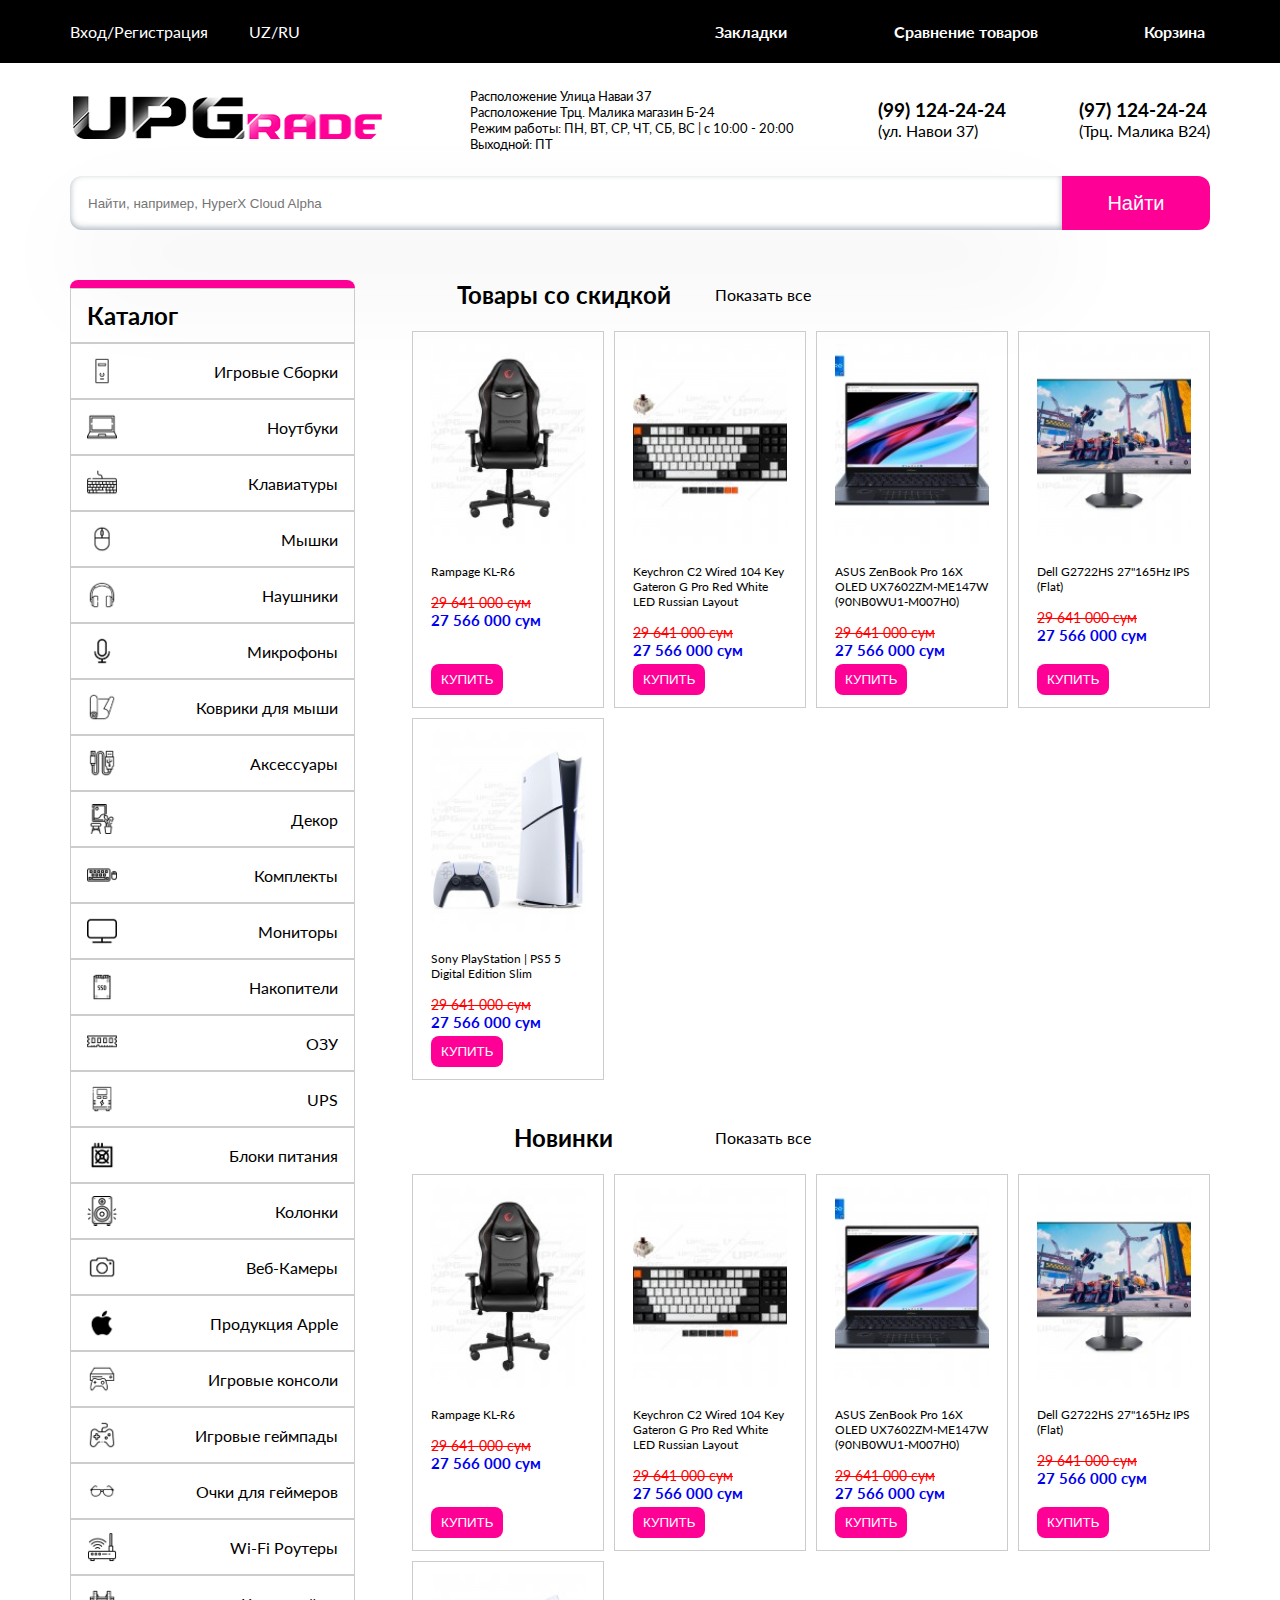
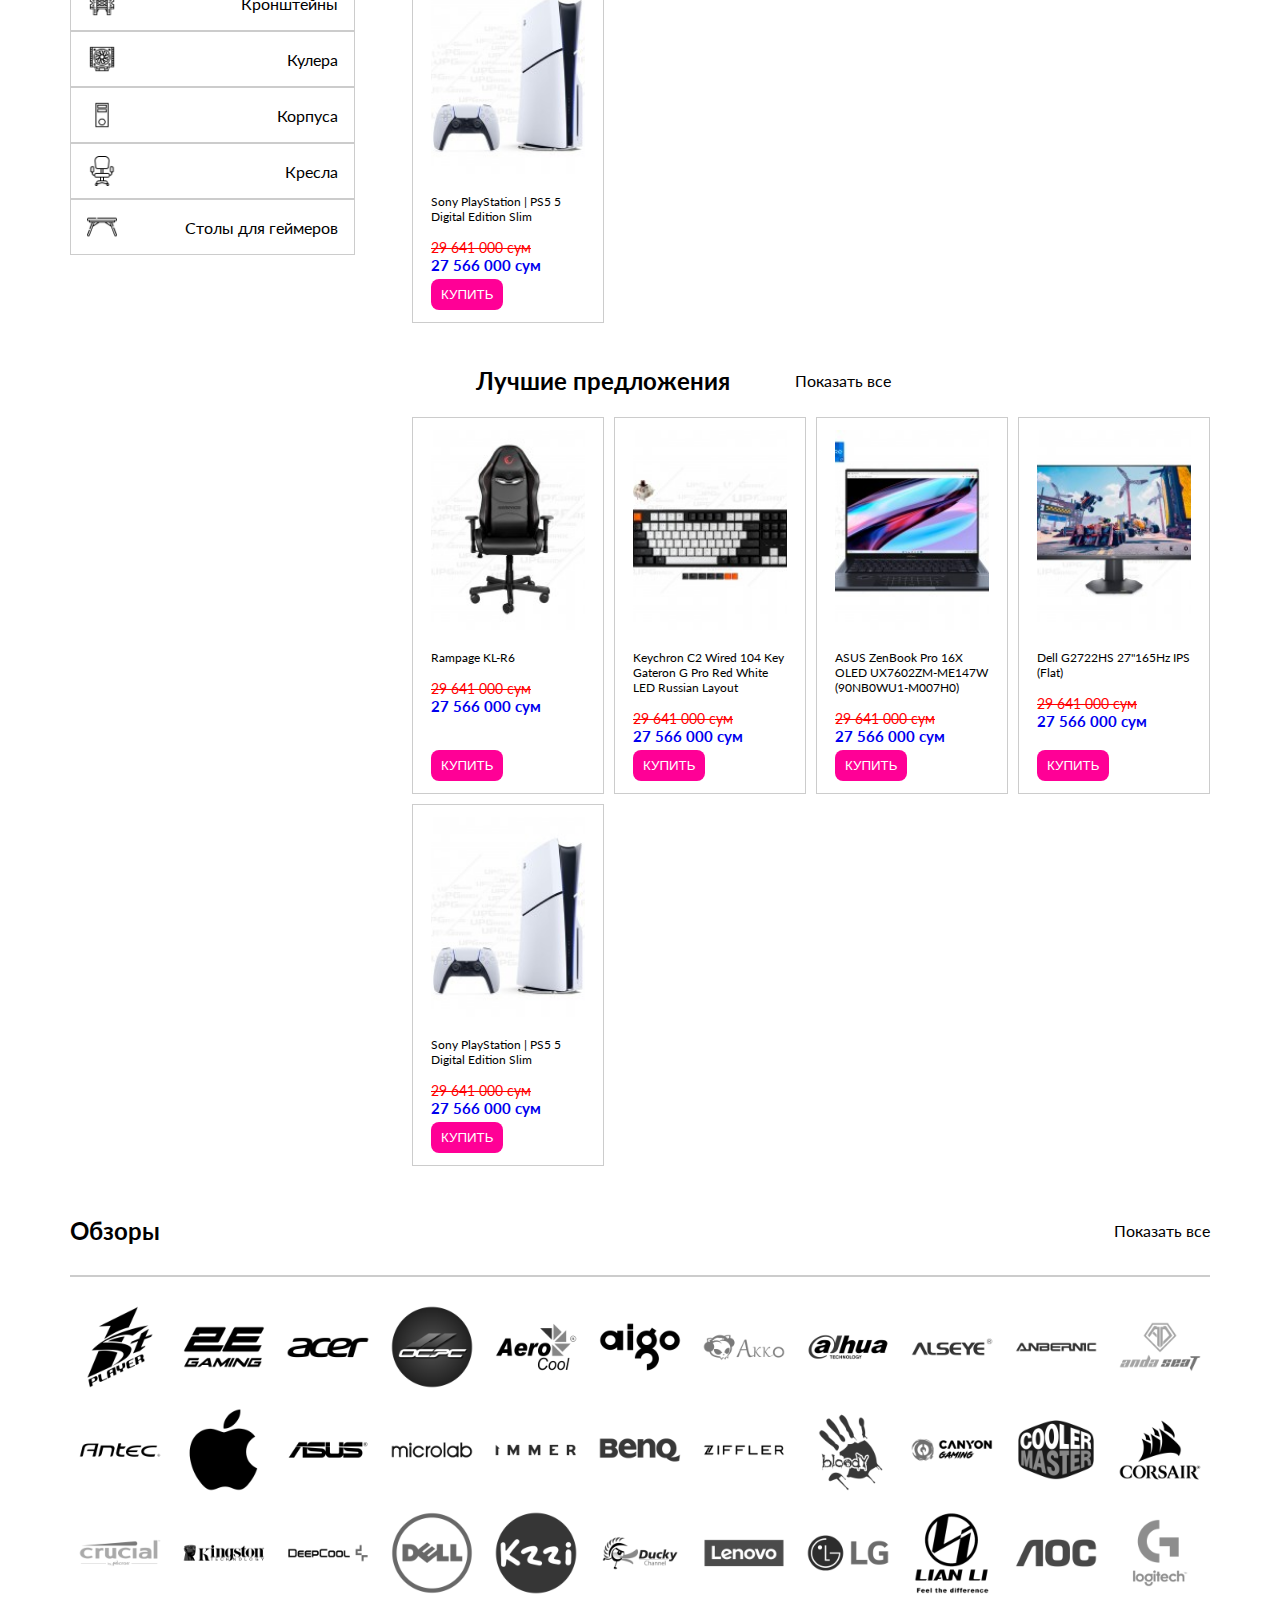
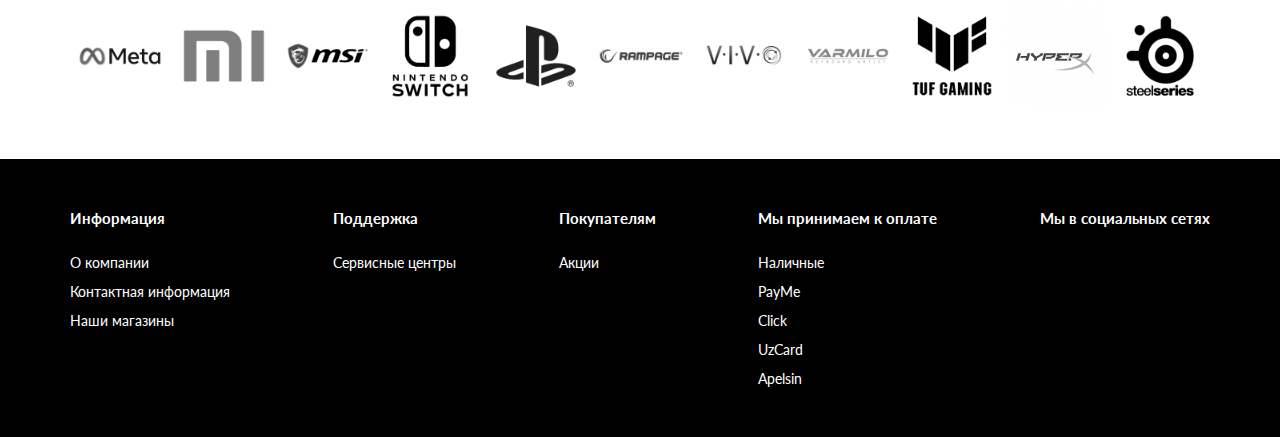
<file: index.html>
<!DOCTYPE html>
<html lang="en">
  <head>
    <meta charset="UTF-8" />
    <meta name="viewport" content="width=device-width, initial-scale=1.0" />
    <title>UPG | Home</title>
    <link
      rel="stylesheet"
      href="https://cdnjs.cloudflare.com/ajax/libs/font-awesome/6.5.1/css/all.min.css"
      integrity="sha512-DTOQO9RWCH3ppGqcWaEA1BIZOC6xxalwEsw9c2QQeAIftl+Vegovlnee1c9QX4TctnWMn13TZye+giMm8e2LwA=="
      crossorigin="anonymous"
      referrerpolicy="no-referrer"
    />
    <link
      rel="shortcut icon"
      href="images/site_tab_img.jpg"
      type="image/jpeg"
    />
    <link rel="stylesheet" href="style/root.css" />
    <link rel="stylesheet" href="style/shared.css" />
    <link rel="stylesheet" href="style/main.css" />
  </head>
  <body>
    <header>
      <!-- /* Site Upper side start */ -->
      <div class="container upper-header">
        <div class="login-reg">
          <a href="#">Вход/Pегистрация</a>
          <a href="#">UZ/RU</a>
        </div>
        <div class="order-side">
          <a href="#">
            <i class="fa-regular fa-heart"></i>
            <h4>Закладки</h4>
            <p class="added">0</p>
          </a>
          <a href="#">
            <i class="fa-solid fa-list"></i>
            <h4>Сравнение товаров</h4>
            <p class="added">0</p>
          </a>
          <a href="#">
            <i class="fa-solid fa-cart-shopping"></i>
            <h4>Корзина</h4>
            <p class="added">0</p>
          </a>
        </div>
      </div>
      <!-- /* Site Upper side end */ -->
    </header>
    <!-- Site Main header start -->
    <div class="container main-header">
      <div class="site-logo">
        <img
          width="315"
          height="70"
          src="images/site_logo.png"
          alt="This is for site logo"
        />
      </div>
      <div class="location">
        <i class="fa-solid fa-location-dot"></i>
        <a href="#">
          Расположение Улица Наваи 37 <br />
          Расположение Трц. Малика магазин Б-24 <br />
          Режим работы: ПН, ВТ, СР, ЧТ, СБ, ВС | с 10:00 - 20:00 <br />
          Выходной: ПТ
        </a>
      </div>
      <div class="phone-number">
        <i class="fa-solid fa-phone"></i>
        <span class="numbers">
          <span>
            <h3>(99) 124-24-24</h3>
            <p>(ул. Навои 37)</p>
          </span>
          <span>
            <h3>(97) 124-24-24</h3>
            <p>(Трц. Малика B24)</p>
          </span>
        </span>
      </div>
    </div>
    <div class="container">
      <div class="search-side">
        <input type="text" placeholder="Найти, например, HyperX Cloud Alpha" />
        <button class="site-btn">Найти</button>
      </div>
    </div>

    <!-- Site Main header end -->
    <main>
      <div class="container main-container-of-main">
        <div class="katalog">
          <h2>Каталог</h2>
          <a href="pages/Sborka.html">
            <img width="30" src="images/Category_images/Sborka.png" alt="" />
            Игровые Сборки
          </a>
          <a href="pages/laptop.html">
            <img
              width="30"
              src="images/Category_images/Laptops.png"
              alt="Laptops"
            />
            Ноутбуки
          </a>
          <a href="#">
            <img
              width="30"
              src="images/Category_images/keyboards.png"
              alt="keyboards"
            />
            Клавиатуры
          </a>
          <a href="">
            <img
              width="30"
              src="images/Category_images/Mouse.png"
              alt="Mouse"
            />

            Мышки
          </a>
          <a href="">
            <img
              width="30"
              src="images/Category_images/HeadPhones.png"
              alt="Headphones"
            />
            Наушники
          </a>
          <a href="">
            <img
              width="30"
              src="images/Category_images/MicroPhones.png"
              alt="MicroPhones"
            />
            Микрофоны
          </a>
          <a href="">
            <img
              width="30"
              src="images/Category_images/MousePads.jpg"
              alt="MousePads"
            />
            Коврики для мыши
          </a>
          <a href="">
            <img
              width="30"
              src="images/Category_images/accosories.png"
              alt="accosories"
            />

            Аксессуары
          </a>
          <a href="">
            <img
              width="30"
              src="images/Category_images/Decors.png"
              alt="Decors"
            />
            Декор
          </a>
          <a href="">
            <img width="30" src="images/Category_images/Kits.png" alt="Kits" />
            Комплекты
          </a>
          <a href="">
            <img
              width="30"
              src="images/Category_images/Monitors.png"
              alt="Monitors"
            />
            Мониторы
          </a>
          <a href="">
            <img width="30" src="images/Category_images/SSd.png" alt="SSd" />
            Накопители
          </a>
          <a href="">
            <img width="30" src="images/Category_images/RAM.png" alt="RAM" />
            ОЗУ
          </a>
          <a href="">
            <img width="30" src="images/Category_images/UPS.png" alt="UPS" />
            UPS
          </a>
          <a href="">
            <img
              width="30"
              src="images/Category_images/PowerSupplies.png"
              alt="PowerSupplies"
            />
            Блоки питания
          </a>
          <a href="">
            <img
              width="30"
              src="images/Category_images/Columns.png"
              alt="Columns"
            />
            Колонки
          </a>
          <a href="">
            <img
              width="30"
              src="images/Category_images/WebCams.png"
              alt="WebCams"
            />
            Веб-Камеры
          </a>
          <a href="">
            <img
              width="30"
              src="images/Category_images/AppleProducts.png"
              alt="AppleProducts"
            />
            Продукция Apple
          </a>
          <a href="">
            <img
              width="30"
              src="images/Category_images/GameConsoles.png"
              alt="GameConsoles"
            />
            Игровые консоли
          </a>
          <a href="">
            <img
              width="30"
              src="images/Category_images/GamePads.png"
              alt="GamePads"
            />
            Игровые геймпады
          </a>
          <a href="">
            <img
              width="30"
              src="images/Category_images/Glass.png"
              alt="Glass"
            />
            Очки для геймеров
          </a>
          <a href="">
            <img
              width="30"
              src="images/Category_images/wifi-routers.png"
              alt="wifi-routers"
            />
            Wi-Fi Роутеры
          </a>
          <a href="">
            <img
              width="30"
              src="images/Category_images/Brackets.png"
              alt="Brackets"
            />
            Кронштейны
          </a>
          <a href="">
            <img
              width="30"
              src="images/Category_images/Cooler.png"
              alt="Cooler"
            />
            Кулера
          </a>
          <a href="">
            <img width="30" src="images/Category_images/Case.png" alt="Case" />
            Корпуса
          </a>
          <a href="">
            <img
              width="30"
              src="images/Category_images/ArmChairs.png"
              alt="ArmChairs"
            />
            Кресла
          </a>
          <a href="">
            <img
              width="30"
              src="images/Category_images/GameTables.png"
              alt="GameTables"
            />
            Столы для геймеров
          </a>
        </div>
        <div class="main-side">
          <div class="discount-side">
            <div class="title-of-discount">
              <i class="fa-solid fa-tags"></i>
              <h2>Товары со скидкой</h2>
              <a href="#">Показать все</a>
            </div>
            <div class="paged-discount">
              <a href="#"><i class="fa-solid fa-angle-left"></i></a>
              <a href="#"><i class="fa-solid fa-angle-right"></i></a>
            </div>
          </div>
          <div class="diskount-items">
            <a class="discount-item" href="#">
              <img src="images/Product_images/armchair.jpg" alt="armchair" />
              <p>Rampage KL-R6</p>
              <span>
                <i class="fa-solid fa-star"></i>
                <i class="fa-solid fa-star"></i>
                <i class="fa-solid fa-star"></i>
                <i class="fa-solid fa-star"></i>
                <i class="fa-solid fa-star"></i>
              </span>
              <s>29 641 000 сум</s>
              <h2>27 566 000 сум</h2>
              <div class="services">
                <button class="main-btn">КУПИТЬ</button>
                <i class="fa-solid fa-list"></i>
              </div>
            </a>
            <a class="discount-item" href="#">
              <img src="images/Product_images/keyboard.jpg" alt="armchair" />
              <p>
                Keychron C2 Wired 104 Key Gateron G Pro Red White LED Russian
                Layout
              </p>
              <span>
                <i class="fa-solid fa-star"></i>
                <i class="fa-solid fa-star"></i>
                <i class="fa-solid fa-star"></i>
                <i class="fa-solid fa-star"></i>
                <i class="fa-solid fa-star"></i>
              </span>
              <s>29 641 000 сум</s>
              <h2>27 566 000 сум</h2>
              <div class="services">
                <button class="main-btn">КУПИТЬ</button>
                <i class="fa-solid fa-list"></i>
              </div>
            </a>
            <a class="discount-item" href="#">
              <img src="images/Product_images/Laptop.jpg" alt="armchair" />
              <p>ASUS ZenBook Pro 16X OLED UX7602ZM-ME147W (90NB0WU1-M007H0)</p>
              <span>
                <i class="fa-solid fa-star"></i>
                <i class="fa-solid fa-star"></i>
                <i class="fa-solid fa-star"></i>
                <i class="fa-solid fa-star"></i>
                <i class="fa-solid fa-star"></i>
              </span>
              <s>29 641 000 сум</s>
              <h2>27 566 000 сум</h2>
              <div class="services">
                <button class="main-btn">КУПИТЬ</button>
                <i class="fa-solid fa-list"></i>
              </div>
            </a>
            <a class="discount-item" href="#">
              <img src="images/Product_images/monitor.jpg" alt="armchair" />
              <p>Dell G2722HS 27''165Hz IPS (Flat)</p>
              <span>
                <i class="fa-solid fa-star"></i>
                <i class="fa-solid fa-star"></i>
                <i class="fa-solid fa-star"></i>
                <i class="fa-solid fa-star"></i>
                <i class="fa-solid fa-star"></i>
              </span>
              <s>29 641 000 сум</s>
              <h2>27 566 000 сум</h2>
              <div class="services">
                <button class="main-btn">КУПИТЬ</button>
                <i class="fa-solid fa-list"></i>
              </div>
            </a>
            <a class="discount-item" href="#">
              <img
                src="images/Product_images/playstation 5.jpg"
                alt="armchair"
              />
              <p>Sony PlayStation | PS5 5 Digital Edition Slim</p>
              <span>
                <i class="fa-solid fa-star"></i>
                <i class="fa-solid fa-star"></i>
                <i class="fa-solid fa-star"></i>
                <i class="fa-solid fa-star"></i>
                <i class="fa-solid fa-star"></i>
              </span>
              <s>29 641 000 сум</s>
              <h2>27 566 000 сум</h2>
              <div class="services">
                <button class="main-btn">КУПИТЬ</button>
                <i class="fa-solid fa-list"></i>
              </div>
            </a>
          </div>
          <div class="new-side">
            <div class="title-of-new">
              <i class="fa-solid fa-calendar-check"></i>
              <h2>Новинки</h2>
              <a href="#">Показать все</a>
            </div>
            <div class="paged-discount">
              <a href="#"><i class="fa-solid fa-angle-left"></i></a>
              <a href="#"><i class="fa-solid fa-angle-right"></i></a>
            </div>
          </div>
          <div class="new-items diskount-items">
            <a class="discount-item" href="#">
              <img src="images/Product_images/armchair.jpg" alt="armchair" />
              <p>Rampage KL-R6</p>
              <span>
                <i class="fa-solid fa-star"></i>
                <i class="fa-solid fa-star"></i>
                <i class="fa-solid fa-star"></i>
                <i class="fa-solid fa-star"></i>
                <i class="fa-solid fa-star"></i>
              </span>
              <s>29 641 000 сум</s>
              <h2>27 566 000 сум</h2>
              <div class="services">
                <button class="main-btn">КУПИТЬ</button>
                <i class="fa-solid fa-list"></i>
              </div>
            </a>
            <a class="discount-item" href="#">
              <img src="images/Product_images/keyboard.jpg" alt="armchair" />
              <p>
                Keychron C2 Wired 104 Key Gateron G Pro Red White LED Russian
                Layout
              </p>
              <span>
                <i class="fa-solid fa-star"></i>
                <i class="fa-solid fa-star"></i>
                <i class="fa-solid fa-star"></i>
                <i class="fa-solid fa-star"></i>
                <i class="fa-solid fa-star"></i>
              </span>
              <s>29 641 000 сум</s>
              <h2>27 566 000 сум</h2>
              <div class="services">
                <button class="main-btn">КУПИТЬ</button>
                <i class="fa-solid fa-list"></i>
              </div>
            </a>
            <a class="discount-item" href="#">
              <img src="images/Product_images/Laptop.jpg" alt="armchair" />
              <p>ASUS ZenBook Pro 16X OLED UX7602ZM-ME147W (90NB0WU1-M007H0)</p>
              <span>
                <i class="fa-solid fa-star"></i>
                <i class="fa-solid fa-star"></i>
                <i class="fa-solid fa-star"></i>
                <i class="fa-solid fa-star"></i>
                <i class="fa-solid fa-star"></i>
              </span>
              <s>29 641 000 сум</s>
              <h2>27 566 000 сум</h2>
              <div class="services">
                <button class="main-btn">КУПИТЬ</button>
                <i class="fa-solid fa-list"></i>
              </div>
            </a>
            <a class="discount-item" href="#">
              <img src="images/Product_images/monitor.jpg" alt="armchair" />
              <p>Dell G2722HS 27''165Hz IPS (Flat)</p>
              <span>
                <i class="fa-solid fa-star"></i>
                <i class="fa-solid fa-star"></i>
                <i class="fa-solid fa-star"></i>
                <i class="fa-solid fa-star"></i>
                <i class="fa-solid fa-star"></i>
              </span>
              <s>29 641 000 сум</s>
              <h2>27 566 000 сум</h2>
              <div class="services">
                <button class="main-btn">КУПИТЬ</button>
                <i class="fa-solid fa-list"></i>
              </div>
            </a>
            <a class="discount-item" href="#">
              <img
                src="images/Product_images/playstation 5.jpg"
                alt="armchair"
              />
              <p>Sony PlayStation | PS5 5 Digital Edition Slim</p>
              <span>
                <i class="fa-solid fa-star"></i>
                <i class="fa-solid fa-star"></i>
                <i class="fa-solid fa-star"></i>
                <i class="fa-solid fa-star"></i>
                <i class="fa-solid fa-star"></i>
              </span>
              <s>29 641 000 сум</s>
              <h2>27 566 000 сум</h2>
              <div class="services">
                <button class="main-btn">КУПИТЬ</button>
                <i class="fa-solid fa-list"></i>
              </div>
            </a>
          </div>
          <div class="best-side">
            <div class="title-of-best">
              <i style="color: coral" class="fa-regular fa-star"></i>
              <h2>Лучшие предложения</h2>
              <a href="#">Показать все</a>
            </div>
            <div class="paged-discount">
              <a href="#"><i class="fa-solid fa-angle-left"></i></a>
              <a href="#"><i class="fa-solid fa-angle-right"></i></a>
            </div>
          </div>
          <div class="best-items diskount-items">
            <a class="discount-item" href="#">
              <img src="images/Product_images/armchair.jpg" alt="armchair" />
              <p>Rampage KL-R6</p>
              <span>
                <i class="fa-solid fa-star"></i>
                <i class="fa-solid fa-star"></i>
                <i class="fa-solid fa-star"></i>
                <i class="fa-solid fa-star"></i>
                <i class="fa-solid fa-star"></i>
              </span>
              <s>29 641 000 сум</s>
              <h2>27 566 000 сум</h2>
              <div class="services">
                <button class="main-btn">КУПИТЬ</button>
                <i class="fa-solid fa-list"></i>
              </div>
            </a>
            <a class="discount-item" href="#">
              <img src="images/Product_images/keyboard.jpg" alt="armchair" />
              <p>
                Keychron C2 Wired 104 Key Gateron G Pro Red White LED Russian
                Layout
              </p>
              <span>
                <i class="fa-solid fa-star"></i>
                <i class="fa-solid fa-star"></i>
                <i class="fa-solid fa-star"></i>
                <i class="fa-solid fa-star"></i>
                <i class="fa-solid fa-star"></i>
              </span>
              <s>29 641 000 сум</s>
              <h2>27 566 000 сум</h2>
              <div class="services">
                <button class="main-btn">КУПИТЬ</button>
                <i class="fa-solid fa-list"></i>
              </div>
            </a>
            <a class="discount-item" href="#">
              <img src="images/Product_images/Laptop.jpg" alt="armchair" />
              <p>ASUS ZenBook Pro 16X OLED UX7602ZM-ME147W (90NB0WU1-M007H0)</p>
              <span>
                <i class="fa-solid fa-star"></i>
                <i class="fa-solid fa-star"></i>
                <i class="fa-solid fa-star"></i>
                <i class="fa-solid fa-star"></i>
                <i class="fa-solid fa-star"></i>
              </span>
              <s>29 641 000 сум</s>
              <h2>27 566 000 сум</h2>
              <div class="services">
                <button class="main-btn">КУПИТЬ</button>
                <i class="fa-solid fa-list"></i>
              </div>
            </a>
            <a class="discount-item" href="#">
              <img src="images/Product_images/monitor.jpg" alt="armchair" />
              <p>Dell G2722HS 27''165Hz IPS (Flat)</p>
              <span>
                <i class="fa-solid fa-star"></i>
                <i class="fa-solid fa-star"></i>
                <i class="fa-solid fa-star"></i>
                <i class="fa-solid fa-star"></i>
                <i class="fa-solid fa-star"></i>
              </span>
              <s>29 641 000 сум</s>
              <h2>27 566 000 сум</h2>
              <div class="services">
                <button class="main-btn">КУПИТЬ</button>
                <i class="fa-solid fa-list"></i>
              </div>
            </a>
            <a class="discount-item" href="#">
              <img
                src="images/Product_images/playstation 5.jpg"
                alt="armchair"
              />
              <p>Sony PlayStation | PS5 5 Digital Edition Slim</p>
              <span>
                <i class="fa-solid fa-star"></i>
                <i class="fa-solid fa-star"></i>
                <i class="fa-solid fa-star"></i>
                <i class="fa-solid fa-star"></i>
                <i class="fa-solid fa-star"></i>
              </span>
              <s>29 641 000 сум</s>
              <h2>27 566 000 сум</h2>
              <div class="services">
                <button class="main-btn">КУПИТЬ</button>
                <i class="fa-solid fa-list"></i>
              </div>
            </a>
          </div>
        </div>
      </div>
      <div class="container">
        <div class="brends-title">
          <div class="title-of-brend">
            <h2>Обзоры</h2>
            <a href="#">Показать все</a>
          </div>
          <div class="brends">
            <a target="_blank" href="https://www.1stplayer.com/"
              ><img
                width="100"
                src="images/Brend/1stplayer.png"
                alt="https://www.1stplayer.com/"
            /></a>
            <a target="_blank" href="https://2egaming.com/en/"
              ><img
                width="100"
                src="images/Brend/2egaming.png"
                alt="https://2egaming.com/en/"
            /></a>
            <a target="_blank" href="https://www.acer.com/ru-ru"
              ><img
                width="100"
                src="images/Brend/acer.png"
                alt="https://www.acer.com/ru-ru"
            /></a>
            <a target="_blank" href="https://www.ocpcgaming.com/"
              ><img
                width="100"
                src="images/Brend/acpc.png"
                alt="https://www.ocpcgaming.com/"
            /></a>
            <a target="_blank" href="https://aerocool.io/ru/"
              ><img
                width="100"
                src="images/Brend/aerocool.png"
                alt="https://aerocool.io/ru/"
            /></a>
            <a target="_blank" href="http://www.aigo.com/"
              ><img
                width="100"
                src="images/Brend/aigo.png"
                alt="http://www.aigo.com/"
            /></a>
            <a target="_blank" href="https://en.akkogear.com/"
              ><img
                width="100"
                src="images/Brend/akko.png"
                alt="https://en.akkogear.com/"
            /></a>
            <a target="_blank" href="https://us.dahuasecurity.com/"
              ><img
                width="100"
                src="images/Brend/alhua.png"
                alt="https://us.dahuasecurity.com/"
            /></a>
            <a target="_blank" href="https://www.alseyecorp.com/"
              ><img
                width="100"
                src="images/Brend/alseye.png"
                alt="https://www.alseyecorp.com/"
            /></a>
            <a target="_blank" href="https://anbernic.com/"
              ><img
                width="100"
                src="images/Brend/anbernic.png"
                alt="https://anbernic.com/"
            /></a>
            <a target="_blank" href="https://www.andaseat.com/"
              ><img
                width="100"
                src="images/Brend/andaseat.png"
                alt="https://www.andaseat.com/"
            /></a>
            <a target="_blank" href="https://www.antec.com/"
              ><img
                width="100"
                src="images/Brend/antec.png"
                alt="https://www.antec.com/"
            /></a>
            <a target="_blank" href="https://www.apple.com/"
              ><img
                width="100"
                src="images/Brend/apple.png"
                alt="https://www.apple.com/"
            /></a>
            <a target="_blank" href="https://www.asus.com/"
              ><img
                width="100"
                src="images/Brend/asus.png"
                alt="https://www.asus.com/"
            /></a>
            <a target="_blank" href="http://microlab.com/"
              ><img
                width="100"
                src="images/Brend/microlab.png"
                alt="http://microlab.com/"
            /></a>
            <a target="_blank" href="http://immer.uz/"
              ><img
                width="100"
                src="images/Brend/immer.png"
                alt="http://immer.uz/"
            /></a>
            <a target="_blank" href="https://www.benq.com/ru-ru/index.html"
              ><img
                width="100"
                src="images/Brend/benq.png"
                alt="https://www.benq.com/ru-ru/index.html"
            /></a>
            <a target="_blank" href="https://ziffler.uz/"
              ><img
                width="100"
                src="images/Brend/ziffler.png"
                alt="https://ziffler.uz/"
            /></a>
            <a target="_blank" href="https://bloodyusa.ecwid.com/"
              ><img
                width="100"
                src="images/Brend/bloody.png"
                alt="https://bloodyusa.ecwid.com/"
            /></a>
            <a target="_blank" href="https://ru.canyon.eu/"
              ><img
                width="100"
                src="images/Brend/canyon.png"
                alt="https://ru.canyon.eu/"
            /></a>
            <a target="_blank" href="https://www.coolermaster.com/"
              ><img
                width="100"
                src="images/Brend/coolermaster.png"
                alt="https://www.coolermaster.com/"
            /></a>
            <a target="_blank" href="https://www.corsair.com/us/en"
              ><img
                width="100"
                src="images/Brend/corsair.png"
                alt="https://www.corsair.com/us/en"
            /></a>
            <a target="_blank" href="https://www.crucial.com/"
              ><img
                width="100"
                src="images/Brend/crucial.png"
                alt="https://www.crucial.com/"
            /></a>
            <a target="_blank" href="https://www.kingston.com/ru"
              ><img
                width="100"
                src="images/Brend/kingston.png"
                alt="https://www.kingston.com/ru"
            /></a>
            <a target="_blank" href="https://www.deepcool.com/"
              ><img
                width="100"
                src="images/Brend/deepcool.png "
                alt="https://www.deepcool.com/"
            /></a>
            <a target="_blank" href="https://www.dell.com/en-uk"
              ><img
                width="100"
                src="images/Brend/dell.png"
                alt="https://www.dell.com/en-uk"
            /></a>
            <a target="_blank" href="https://www.kzzistore.com/"
              ><img
                width="100"
                src="images/Brend/kzzi.png"
                alt="https://www.kzzistore.com/"
            /></a>
            <a target="_blank" href="https://www.duckychannel.com.tw/en"
              ><img
                width="100"
                src="images/Brend/ducky.png"
                alt="https://www.duckychannel.com.tw/en"
            /></a>
            <a target="_blank" href="https://www.lenovo.com.cn/"
              ><img
                width="100"
                src="images/Brend/lenovo.png"
                alt="https://www.lenovo.com.cn/"
            /></a>
            <a target="_blank" href="https://www.lg.com/ru"
              ><img
                width="100"
                src="images/Brend/lg.png"
                alt="https://www.lg.com/ru"
            /></a>
            <a target="_blank" href="https://lian-li.com/ru/"
              ><img
                width="100"
                src="images/Brend/lianli.png"
                alt="https://lian-li.com/ru/"
            /></a>
            <a target="_blank" href="https://aoc.com/us"
              ><img
                width="100"
                src="images/Brend/loc.png"
                alt="https://aoc.com/us"
            /></a>
            <a target="_blank" href="https://www.logitech.com/"
              ><img
                width="100"
                src="images/Brend/logitech.png"
                alt="https://www.logitech.com/"
            /></a>
            <a target="_blank" href="https://about.meta.com/"
              ><img
                width="100"
                src="images/Brend/meta.png"
                alt="https://about.meta.com/"
            /></a>
            <a target="_blank" href="https://www.mi.com/global/"
              ><img
                width="100"
                src="images/Brend/mi.png"
                alt="https://www.mi.com/global/"
            /></a>
            <a target="_blank" href="https://www.msi.com/index.php"
              ><img
                width="100"
                src="images/Brend/msi.png"
                alt="https://www.msi.com/index.php"
            /></a>
            <a target="_blank" href="https://www.nintendo.com/us/"
              ><img
                width="100"
                src="images/Brend/nintendo.png"
                alt="https://www.nintendo.com/us/"
            /></a>
            <a target="_blank" href="https://www.playstation.com/ru-ua/"
              ><img
                width="100"
                src="images/Brend/playstation.png"
                alt="https://www.playstation.com/ru-ua/"
            /></a>
            <a target="_blank" href="https://www.rampage.com.tr/en/"
              ><img width="100" src="images/Brend/rampage.png" alt=""
            /></a>
            <a target="_blank" href="https://www.vivo.com/en"
              ><img width="100" src="images/Brend/vivo.png" alt=""
            /></a>
            <a target="_blank" href="https://varmilo.com/"
              ><img
                width="100"
                src="images/Brend/varmilo.png"
                alt="https://varmilo.com/"
            /></a>
            <a
              target="_blank"
              href="https://www.asus.com/ru/laptops/for-gaming/tuf-gaming/"
              ><img
                width="100"
                src="images/Brend/tufgaming.png"
                alt="https://www.asus.com/ru/laptops/for-gaming/tuf-gaming/"
            /></a>
            <a target="_blank" href="https://ca.hyperx.com/" target="_blank"
              ><img
                width="100"
                src="images/Brend/hyperX.png"
                alt="https://ca.hyperx.com/"
            /></a>
            <a target="_blank" href="https://steelseries.com/" target="_blank"
              ><img
                width="100"
                src="images/Brend/steelserias.png"
                alt="https://steelseries.com/"
            /></a>
          </div>
        </div>
      </div>
    </main>
    <footer>
      <div class="container main-footer">
        <div class="footer-side-item">
          <h2>Информация</h2>
          <ul>
            <li>
              <a href="#">О компании</a>
            </li>
            <li>
              <a href="#">Контактная информация</a>
            </li>
            <li>
              <a href="#">Наши магазины</a>
            </li>
          </ul>
        </div>
        <div class="footer-side-item">
          <h2>Поддержка</h2>
          <a href="#">Сервисные центры</a>
        </div>
        <div class="footer-side-item">
          <h2>Покупателям</h2>
          <a href="#">Акции</a>
        </div>
        <div class="footer-side-item">
          <h2>Мы принимаем к оплате</h2>
          <ul>
            <li>
              <a href="#">Наличные</a>
            </li>
            <li>
              <a href="#">PayMe</a>
            </li>
            <li>
              <a href="#">Click</a>
            </li>
            <li>
              <a href="#">UzCard</a>
            </li>
            <li>
              <a href="#">Apelsin</a>
            </li>
          </ul>
        </div>
        <div class="footer-side-item">
          <h2>Мы в социальных сетях</h2>
          <a href=""><i class="fa-brands fa-instagram"></i></a>
          <a href=""><i class="fa-brands fa-telegram"></i></a>
          <a href=""><i class="fa-brands fa-youtube"></i></a>
        </div>
      </div>
    </footer>
  </body>
</html>
</file>
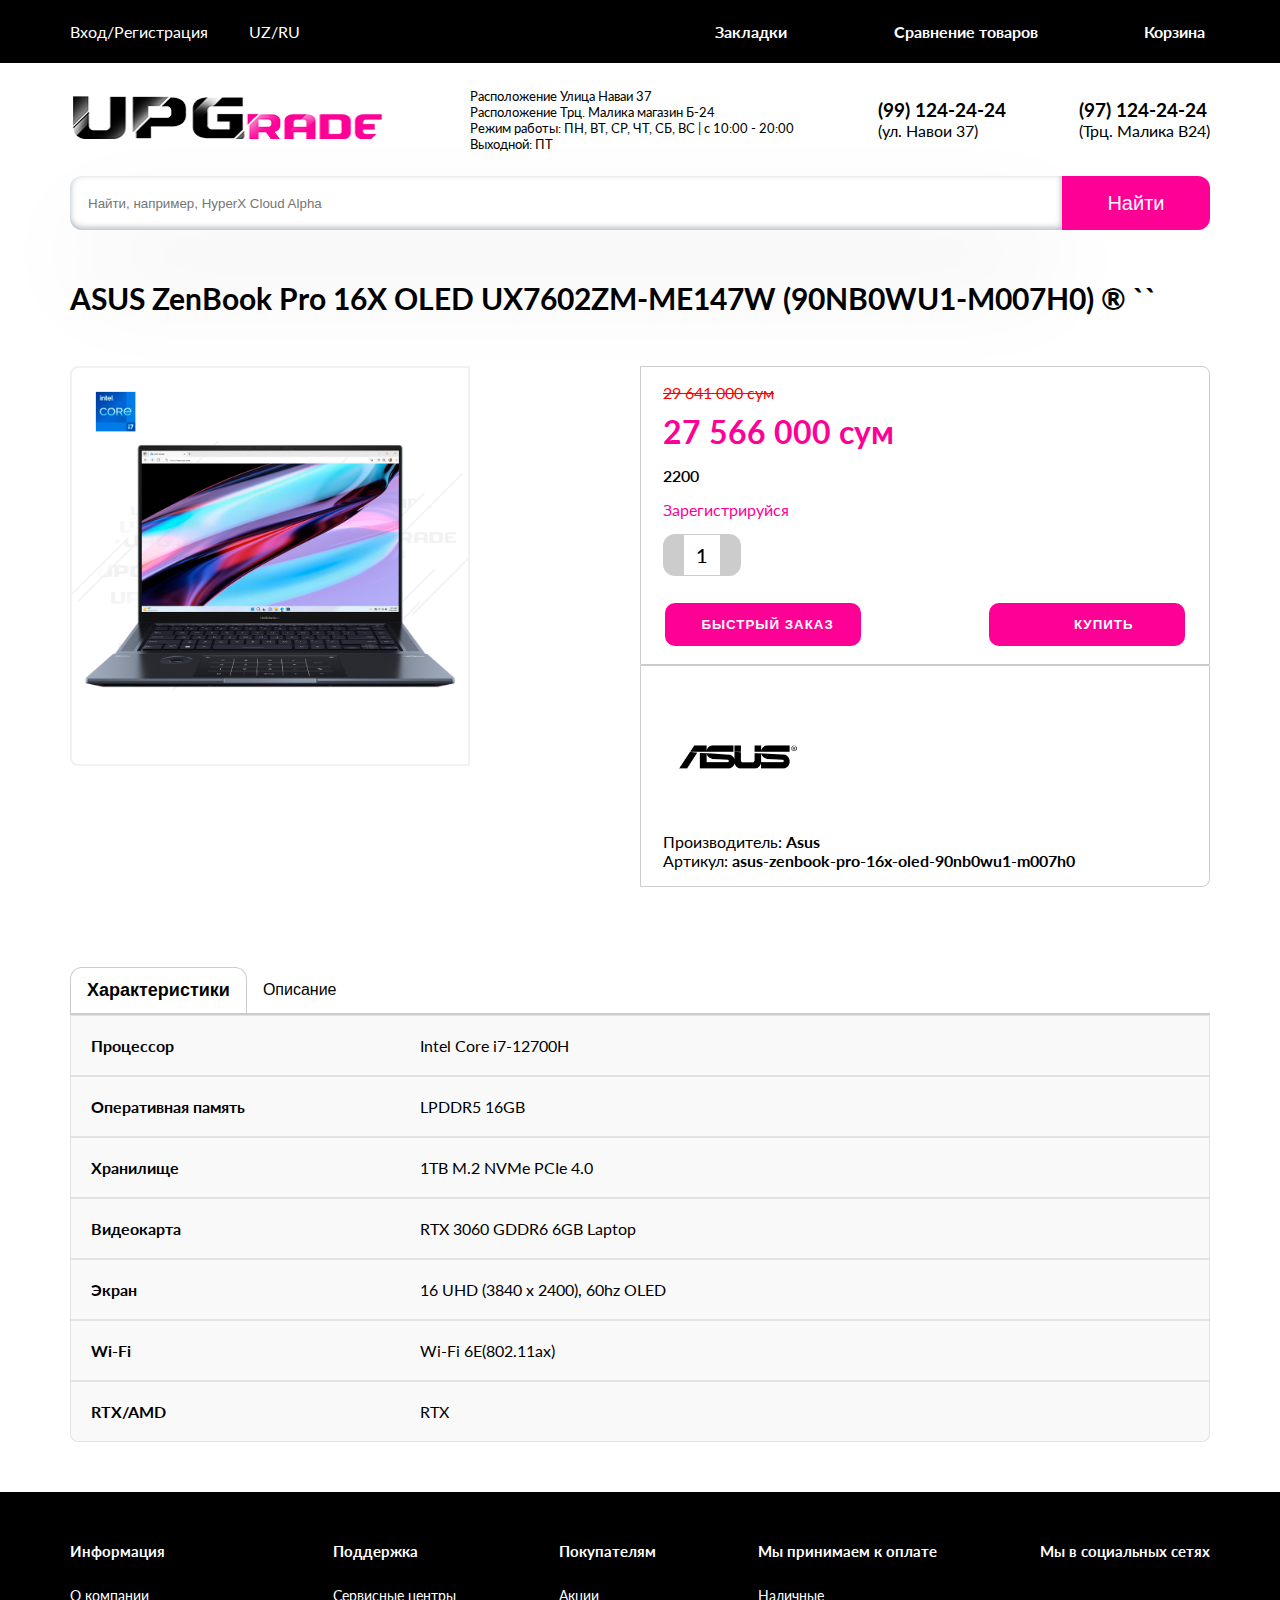
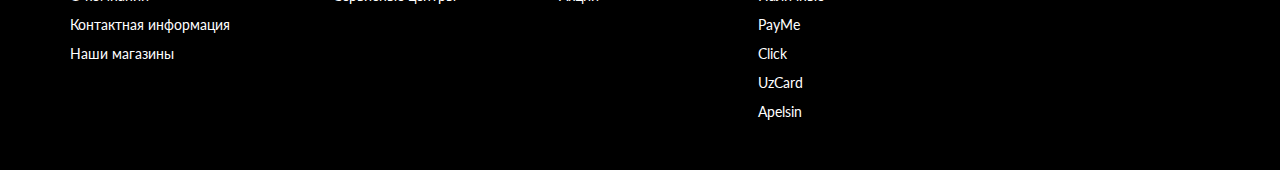
<file: item.html>
<!DOCTYPE html>
<html lang="en">
  <head>
    <meta charset="UTF-8" />
    <meta name="viewport" content="width=device-width, initial-scale=1.0" />
    <title>UPG | Home</title>
    <link
      rel="stylesheet"
      href="https://cdnjs.cloudflare.com/ajax/libs/font-awesome/6.5.1/css/all.min.css"
      integrity="sha512-DTOQO9RWCH3ppGqcWaEA1BIZOC6xxalwEsw9c2QQeAIftl+Vegovlnee1c9QX4TctnWMn13TZye+giMm8e2LwA=="
      crossorigin="anonymous"
      referrerpolicy="no-referrer"
    />
    <link
      rel="shortcut icon"
      href="images/site_tab_img.jpg"
      type="image/jpeg"
    />
    <link rel="stylesheet" href="style/root.css" />
    <link rel="stylesheet" href="style/shared.css" />
    <link rel="stylesheet" href="style/main.css" />
    <link rel="stylesheet" href="style/item.css" />
  </head>
  <body>
    <header>
      <!-- /* Site Upper side start */ -->
      <div class="container upper-header">
        <div class="login-reg">
          <a href="#">Вход/Pегистрация</a>
          <a href="#">UZ/RU</a>
        </div>
        <div class="order-side">
          <a href="#">
            <i class="fa-regular fa-heart"></i>
            <h4>Закладки</h4>
            <p class="added">0</p>
          </a>
          <a href="#">
            <i class="fa-solid fa-list"></i>
            <h4>Сравнение товаров</h4>
            <p class="added">0</p>
          </a>
          <a href="#">
            <i class="fa-solid fa-cart-shopping"></i>
            <h4>Корзина</h4>
            <p class="added">0</p>
          </a>
        </div>
      </div>
      <!-- /* Site Upper side end */ -->
    </header>
    <!-- Site Main header start -->
    <div class="container main-header">
      <div class="site-logo">
        <img
          width="315"
          height="70"
          src="images/site_logo.png"
          alt="This is for site logo"
        />
      </div>
      <div class="location">
        <i class="fa-solid fa-location-dot"></i>
        <a href="#">
          Расположение Улица Наваи 37 <br />
          Расположение Трц. Малика магазин Б-24 <br />
          Режим работы: ПН, ВТ, СР, ЧТ, СБ, ВС | с 10:00 - 20:00 <br />
          Выходной: ПТ
        </a>
      </div>
      <div class="phone-number">
        <i class="fa-solid fa-phone"></i>
        <span class="numbers">
          <span>
            <h3>(99) 124-24-24</h3>
            <p>(ул. Навои 37)</p>
          </span>
          <span>
            <h3>(97) 124-24-24</h3>
            <p>(Трц. Малика B24)</p>
          </span>
        </span>
      </div>
    </div>
    <div class="container">
      <div class="search-side">
        <input type="text" placeholder="Найти, например, HyperX Cloud Alpha" />
        <button class="site-btn">Найти</button>
      </div>
    </div>

    <!-- Site Main header end -->
    <main>
      <div class="container">
        <h1 class="name-of-item">
          ASUS ZenBook Pro 16X OLED UX7602ZM-ME147W (90NB0WU1-M007H0) ® ``
        </h1>
        <div class="item">
          <div class="item-image"></div>
          <div class="title-of-item">
            <div class="info-for-item">
              <s style="color: red">29 641 000 сум</s>
              <h1>27 566 000 сум</h1>
              <p>2200</p>
              <a href="#">Зарегистрируйся</a>
              <div class="add-item-for">
                <div class="add-item">
                  <button class="btn1"><i class="fa-solid fa-plus"></i></button>
                  <p class="count-of-product">1</p>
                  <button class="btn2">
                    <i class="fa-solid fa-minus"></i>
                  </button>
                </div>

                <button class="favourite">
                  <i class="fa-regular fa-heart"></i>
                </button>
                <button class="comparison">
                  <i class="fa-solid fa-list-ul"></i>
                </button>
              </div>
              <div class="buy-btns">
                <button>
                  <i class="fa-solid fa-bolt"></i>
                  БЫСТРЫЙ ЗАКАЗ
                </button>
                <button>
                  <i class="fa-solid fa-cart-shopping"></i>
                  КУПИТЬ
                </button>
              </div>
            </div>
            <div class="info-for-product">
              <img width="150" src="images/Brend/asus.png" alt="" />
              <p>Производитель: <b> Asus</b></p>
              <p>Артикул: <b> asus-zenbook-pro-16x-oled-90nb0wu1-m007h0</b></p>
            </div>
          </div>
        </div>
        <div class="main-infos">
          <div class="buttons-of-main-infos">
            <button class="charasteristics active-btn">Характеристики</button>
            <button class="description">Описание</button>
          </div>

          <div class="characteristics">
            <span class="info1">
              <b>Процессор</b>
              <p>Intel Core i7-12700H</p>
            </span>
            <span class="info2">
              <b>Оперативная память</b>
              <p>LPDDR5 16GB</p>
            </span>
            <span class="info3">
              <b>Хранилище</b>
              <p>1TB M.2 NVMe PCIe 4.0</p>
            </span>
            <span class="info4">
              <b>Видеокарта</b>
              <p>RTX 3060 GDDR6 6GB Laptop</p>
            </span>
            <span class="info5">
              <b>Экран</b>
              <p>16 UHD (3840 x 2400), 60hz OLED</p>
            </span>
            <span class="info6">
              <b>Wi-Fi</b>
              <p>Wi-Fi 6E(802.11ax)</p>
            </span>
            <span class="info7">
              <b>RTX/AMD</b>
              <p>RTX</p>
            </span>
          </div>
          <div class="description-item hidden">
            <p>
              <b>Zenbook Pro 16X OLED</b> — это бескомпромиссный ноутбук для
              творчества с множеством инновационных конструктивных особенностей
              и совершенно новым цельнометаллическим корпусом. Внутри он оснащен
              новой революционной сверхкомпактной системой-на-модуле (SoM) ASUS
              Supernova, которая обеспечивает сверхмощную производительность
              благодаря процессору Intel® Core ™ i7-12700H , графическому
              процессору NVIDIA® GeForce RTX ™ 3060 Laptop и оперативной памяти
              LPDDR5 . Снаружи находится лучший в мире сенсорный экран 16 4K 60
              Гц OLED HDR NanoEdge .. Новый механизм активной аэродинамической
              системы Ultra (AAS Ultra) приводит в действие клавиатуру с
              автоматическим наклоном, которая обеспечивает удобный угол набора
              текста, а AAS Ultra также улучшает охлаждение системы для
              максимальной производительности. Совершенно новая интеллектуальная
              система освещения White RGB, которая обеспечивает интеллектуальные
              интерактивные функции. Инновационный ASUS Dial позволяет точно
              управлять творческими параметрами в приложениях Adobe® кончиками
              пальцев , а новый увеличенный ASUS NumberPad имеет тактильную
              обратную связь и повышенную чувствительность к давлению для более
              удобного ввода чисел. Zenbook Pro 16X OLED меняет представление о
              том, каким должен быть ноутбук для творческих людей, и помогает
              вам вывести свои творческие способности на новый уровень.
            </p>
            <br />
            <p>
              <b>Непревзойденная производительность</b> Благодаря новейшей
              платформе Intel, NVDIA и сверхкомпактному дизайну ASUS Supernova
              SoM новый Zenbook Pro 16X OLED 2023 года заметно повышает
              производительность редактирования видео и производительность
              3D-рендеринга, что значительно сокращает время обработки.
            </p>
            <br />
            <p>
              <b>Дизайн SoM ASUS Supernova</b> ASUS Supernova System-on-Module
              (SoM) Design имеет ряд преимуществ, что повышает общую
              эффективность охлаждения системы. Это оставляет дополнительное
              место для компонентов питания графического процессора, помогая им
              достигать более высоких значений TGP, обеспечивая пользователям
              большую стабильность и более высокую производительность
              графического процессора. Дизайн не только сократил расстояние
              между процессором и памятью, но и интегрировал премиальную DRAM
              LPDDR5 с низким энергопотреблением и материалы с малыми потерями,
              объединяя память с высокой пропускной способностью и малой
              задержкой в ​​​​едином пуле в индивидуальном корпусе.
            </p>
            <br />
            <p>
              <b>Графика студийного уровня</b> Высокопроизводительный
              графический процессор необходим, когда речь идет об графических
              задачах с интенсивным использованием графики, таких как
              3D-рендеринг кинематографического качества и редактирование видео
              с высоким разрешением. Графический процессор GeForce RTX ™ 3060
              студийного уровня в Zenbook Pro 16X OLED обладает возможностями,
              которые помогают ему быстрее экспортировать и выполнять самые
              сложные визуальные задачи. А для спокойствия лучшая совместимость,
              производительность и стабильность гарантируются драйвером NVIDIA
              Studio.
            </p>
          </div>
        </div>
      </div>
    </main>
    <footer>
      <div class="container main-footer">
        <div class="footer-side-item">
          <h2>Информация</h2>
          <ul>
            <li>
              <a href="#">О компании</a>
            </li>
            <li>
              <a href="#">Контактная информация</a>
            </li>
            <li>
              <a href="#">Наши магазины</a>
            </li>
          </ul>
        </div>
        <div class="footer-side-item">
          <h2>Поддержка</h2>
          <a href="#">Сервисные центры</a>
        </div>
        <div class="footer-side-item">
          <h2>Покупателям</h2>
          <a href="#">Акции</a>
        </div>
        <div class="footer-side-item">
          <h2>Мы принимаем к оплате</h2>
          <ul>
            <li>
              <a href="#">Наличные</a>
            </li>
            <li>
              <a href="#">PayMe</a>
            </li>
            <li>
              <a href="#">Click</a>
            </li>
            <li>
              <a href="#">UzCard</a>
            </li>
            <li>
              <a href="#">Apelsin</a>
            </li>
          </ul>
        </div>
        <div class="footer-side-item">
          <h2>Мы в социальных сетях</h2>
          <a href=""><i class="fa-brands fa-instagram"></i></a>
          <a href=""><i class="fa-brands fa-telegram"></i></a>
          <a href=""><i class="fa-brands fa-youtube"></i></a>
        </div>
      </div>
    </footer>
    <script src="app.js"></script>
  </body>
</html>
</file>
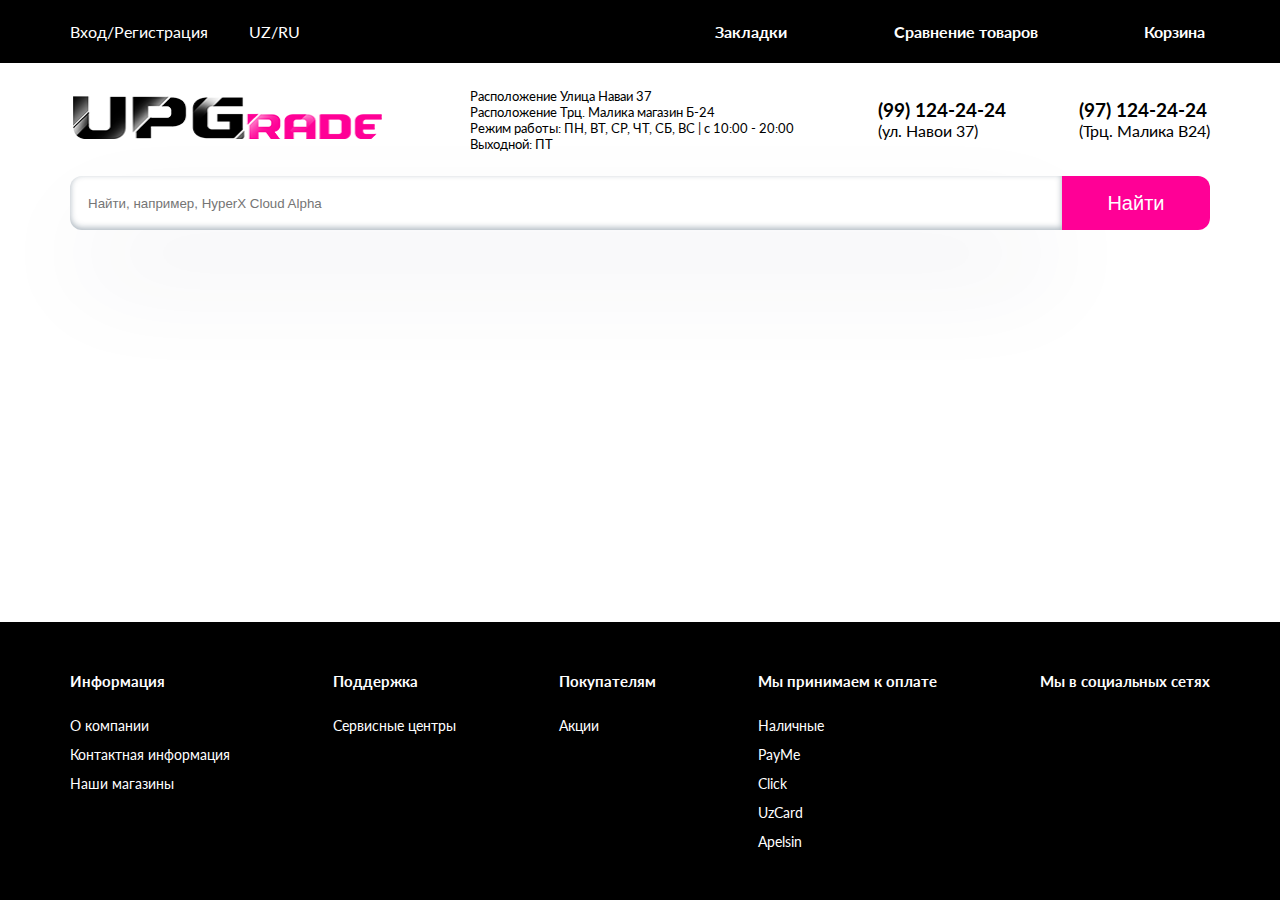
<file: shared.html>
<!DOCTYPE html>
<html lang="en">
  <head>
    <meta charset="UTF-8" />
    <meta name="viewport" content="width=device-width, initial-scale=1.0" />
    <title>UPG | Home</title>
    <link
      rel="stylesheet"
      href="https://cdnjs.cloudflare.com/ajax/libs/font-awesome/6.5.1/css/all.min.css"
      integrity="sha512-DTOQO9RWCH3ppGqcWaEA1BIZOC6xxalwEsw9c2QQeAIftl+Vegovlnee1c9QX4TctnWMn13TZye+giMm8e2LwA=="
      crossorigin="anonymous"
      referrerpolicy="no-referrer"
    />
    <link
      rel="shortcut icon"
      href="images/site_tab_img.jpg"
      type="image/jpeg"
    />
    <link rel="stylesheet" href="style/root.css" />
    <link rel="stylesheet" href="style/shared.css" />
    <link rel="stylesheet" href="style/main.css" />
  </head>
  <body>
    <header>
      <!-- /* Site Upper side start */ -->
      <div class="container upper-header">
        <div class="login-reg">
          <a href="#">Вход/Pегистрация</a>
          <a href="#">UZ/RU</a>
        </div>
        <div class="order-side">
          <a href="#">
            <i class="fa-regular fa-heart"></i>
            <h4>Закладки</h4>
            <p class="added">0</p>
          </a>
          <a href="#">
            <i class="fa-solid fa-list"></i>
            <h4>Сравнение товаров</h4>
            <p class="added">0</p>
          </a>
          <a href="#">
            <i class="fa-solid fa-cart-shopping"></i>
            <h4>Корзина</h4>
            <p class="added">0</p>
          </a>
        </div>
      </div>
      <!-- /* Site Upper side end */ -->
    </header>
    <!-- Site Main header start -->
    <div class="container main-header">
      <div class="site-logo">
        <img
          width="315"
          height="70"
          src="images/site_logo.png"
          alt="This is for site logo"
        />
      </div>
      <div class="location">
        <i class="fa-solid fa-location-dot"></i>
        <a href="#">
          Расположение Улица Наваи 37 <br />
          Расположение Трц. Малика магазин Б-24 <br />
          Режим работы: ПН, ВТ, СР, ЧТ, СБ, ВС | с 10:00 - 20:00 <br />
          Выходной: ПТ
        </a>
      </div>
      <div class="phone-number">
        <i class="fa-solid fa-phone"></i>
        <span class="numbers">
          <span>
            <h3>(99) 124-24-24</h3>
            <p>(ул. Навои 37)</p>
          </span>
          <span>
            <h3>(97) 124-24-24</h3>
            <p>(Трц. Малика B24)</p>
          </span>
        </span>
      </div>
    </div>
    <div class="container">
      <div class="search-side">
        <input type="text" placeholder="Найти, например, HyperX Cloud Alpha" />
        <button class="site-btn">Найти</button>
      </div>
    </div>

    <!-- Site Main header end -->
    <main></main>
    <footer>
      <div class="container main-footer">
        <div class="footer-side-item">
          <h2>Информация</h2>
          <ul>
            <li>
              <a href="#">О компании</a>
            </li>
            <li>
              <a href="#">Контактная информация</a>
            </li>
            <li>
              <a href="#">Наши магазины</a>
            </li>
          </ul>
        </div>
        <div class="footer-side-item">
          <h2>Поддержка</h2>
          <a href="#">Сервисные центры</a>
        </div>
        <div class="footer-side-item">
          <h2>Покупателям</h2>
          <a href="#">Акции</a>
        </div>
        <div class="footer-side-item">
          <h2>Мы принимаем к оплате</h2>
          <ul>
            <li>
              <a href="#">Наличные</a>
            </li>
            <li>
              <a href="#">PayMe</a>
            </li>
            <li>
              <a href="#">Click</a>
            </li>
            <li>
              <a href="#">UzCard</a>
            </li>
            <li>
              <a href="#">Apelsin</a>
            </li>
          </ul>
        </div>
        <div class="footer-side-item">
          <h2>Мы в социальных сетях</h2>
          <a href=""><i class="fa-brands fa-instagram"></i></a>
          <a href=""><i class="fa-brands fa-telegram"></i></a>
          <a href=""><i class="fa-brands fa-youtube"></i></a>
        </div>
      </div>
    </footer>
  </body>
</html>
</file>
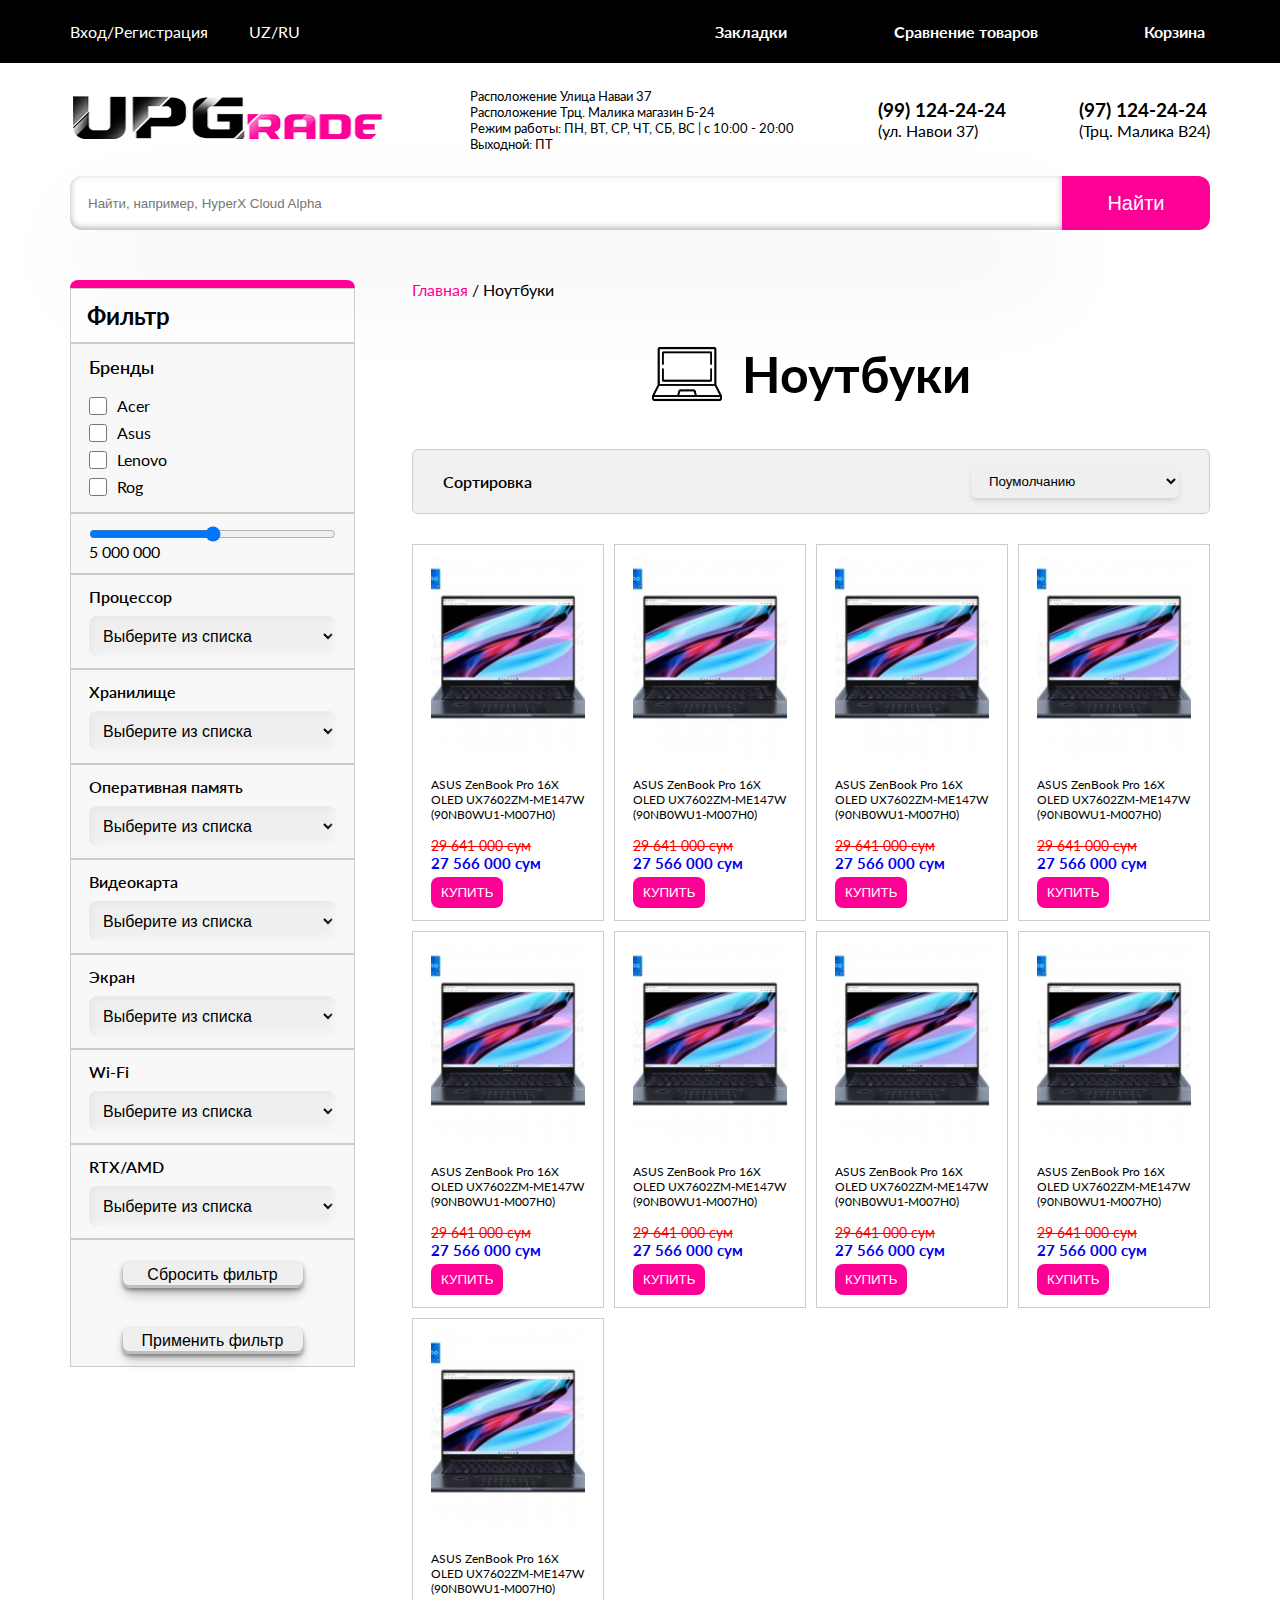
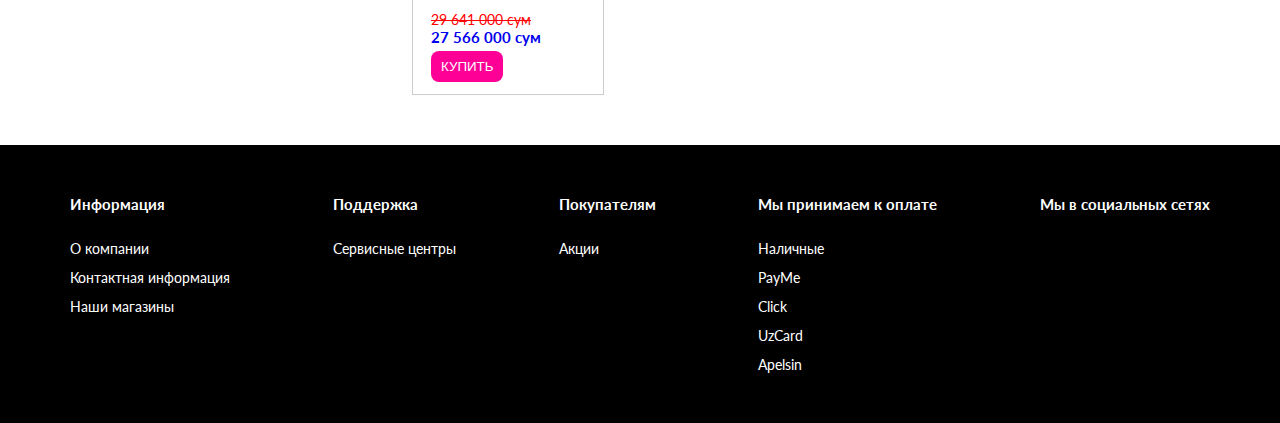
<file: pages/laptop.html>
<!DOCTYPE html>
<html lang="en">
  <head>
    <meta charset="UTF-8" />
    <meta name="viewport" content="width=device-width, initial-scale=1.0" />
    <title>UPG | Home</title>
    <link
      rel="stylesheet"
      href="https://cdnjs.cloudflare.com/ajax/libs/font-awesome/6.5.1/css/all.min.css"
      integrity="sha512-DTOQO9RWCH3ppGqcWaEA1BIZOC6xxalwEsw9c2QQeAIftl+Vegovlnee1c9QX4TctnWMn13TZye+giMm8e2LwA=="
      crossorigin="anonymous"
      referrerpolicy="no-referrer"
    />
    <link
      rel="shortcut icon"
      href="images/site_tab_img.jpg"
      type="image/jpeg"
    />
    <link rel="stylesheet" href="../style/root.css" />
    <link rel="stylesheet" href="../style/shared.css" />
    <link rel="stylesheet" href="../style/laptop.css" />
    <link rel="stylesheet" href="../style/main.css">
  </head>
  <body>
    <header>
      <!-- /* Site Upper side start */ -->
      <div class="container upper-header">
        <div class="login-reg">
          <a href="#">Вход/Pегистрация</a>
          <a href="#">UZ/RU</a>
        </div>
        <div class="order-side">
          <a href="#">
            <i class="fa-regular fa-heart"></i>
            <h4>Закладки</h4>
            <p class="added">0</p>
          </a>
          <a href="#">
            <i class="fa-solid fa-list"></i>
            <h4>Сравнение товаров</h4>
            <p class="added">0</p>
          </a>
          <a href="#">
            <i class="fa-solid fa-cart-shopping"></i>
            <h4>Корзина</h4>
            <p class="added">0</p>
          </a>
        </div>
      </div>
      <!-- /* Site Upper side end */ -->
    </header>
    <!-- Site Main header start -->
    <div class="container main-header">
      <div class="site-logo">
        <img
          width="315"
          height="70"
          src="../images/site_logo.png"
          alt="This is for site logo"
        />
      </div>
      <div class="location">
        <i class="fa-solid fa-location-dot"></i>
        <a href="#">
          Расположение Улица Наваи 37 <br />
          Расположение Трц. Малика магазин Б-24 <br />
          Режим работы: ПН, ВТ, СР, ЧТ, СБ, ВС | с 10:00 - 20:00 <br />
          Выходной: ПТ
        </a>
      </div>
      <div class="phone-number">
        <i class="fa-solid fa-phone"></i>
        <span class="numbers">
          <span>
            <h3>(99) 124-24-24</h3>
            <p>(ул. Навои 37)</p>
          </span>
          <span>
            <h3>(97) 124-24-24</h3>
            <p>(Трц. Малика B24)</p>
          </span>
        </span>
      </div>
    </div>
    <div class="container">
      <div class="search-side">
        <input type="text" placeholder="Найти, например, HyperX Cloud Alpha" />
        <button class="site-btn">Найти</button>
      </div>
    </div>

    <!-- Site Main header end -->
    <main>
      <div class="container main-container">
        <div class="filtr">
          <h2>Фильтр</h2>
          <span>
            
            <div class="brends">
              <p class="filter-title">Бренды</p>
              <span class="checkbox">
                <input class="checkbox" type="checkbox" id="checkbox1" />
                <label for="checkbox1">Acer</label>
              </span>
              <span class="checkbox">
                <input class="checkbox" type="checkbox" id="checkbox2" />
                <label for="checkbox2">Asus</label>
              </span>
              <span class="checkbox">
                <input class="checkbox" type="checkbox" id="checkbox3" />
                <label for="checkbox3">Lenovo</label>
              </span>
              <span class="checkbox">
                <input class="checkbox" type="checkbox" id="checkbox4" />
                <label for="checkbox4">Rog</label>
              </span>
            </div>
            <div class="price">
              
              <input
                type="range"
                id="rangeInput"
                min="5000000"
                max="50000000"
                value="5 000 000"
              />
              <span class="price-in-number">
                <p>5 000 000</p>
                <p id="rangeLabel"></p>
              </span>
            </div>
            <div class=" processer">
              <form>
                <p>Процессор</p>
                <select>
                  <option value="">Выберите из списка</option>
                  <option value="AMD Ryzen 5 6600H">AMD Ryzen 5 6600H</option>
                  <option value="AMD Ryzen 9 5900HX">AMD Ryzen 9 5900HX</option>
                  <option value="Intel Core i7-11800H">
                    Intel Core i7-11800H
                  </option>
                  <option value="Intel Core i7-12700H">
                    Intel Core i7-12700H
                  </option>
                  <option value="Intel Core i9-12950HX">
                    Intel Core i9-12950HX
                  </option>
                  <option value="Intel Core i9-13900H">
                    Intel Core i9-13900H
                  </option>
                  <option value="Intel Core i9-13980HX">
                    Intel Core i9-13980HX
                  </option>
                </select>
              </form>
            </div>
            <div class=" storage">
              <form>
                <p>Хранилище</p>
                <select>
                  <option value="">Выберите из списка</option>
                  <option value="1TB M.2 NVMe PCIe 3.0">
                    1TB M.2 NVMe PCIe 3.0
                  </option>
                  <option value="1TB M.2 NVMe PCIe 4.0">
                    1TB M.2 NVMe PCIe 4.0
                  </option>
                  <option value="2TB M.2 NVMe PCIe 4.0">
                    2TB M.2 NVMe PCIe 4.0
                  </option>
                  <option value="512GB NVMe SSD Gen3x4">
                    512GB NVMe SSD Gen3x4
                  </option>
                </select>
              </form>
            </div>
            <div class=" ram">
              <form>
                <p>Оперативная память</p>
                <select>
                  <option value="Выберите из списка">Выберите из списка</option>
                  <option value="DDR4 16GB 3200 (2x8)">
                    DDR4 16GB 3200 (2x8)
                  </option>
                
                  </option>
                </select>
              </form>
            </div>
            <div class=" video-card">
              <form>
                <p>Видеокарта</p>
                <select>
                  <option value="">Выберите из списка</option>
                  <option value="RTX 3050 GDDR6 4GB">RTX 3050 GDDR6 4GB</option>
                </select>
              </form>
            </div>
            <div class=" screen">
              <form>
                <p>Экран</p>
                <select >
                  <option value="">Выберите из списка</option>
                  <option value="15.6 FHD (1920x1080), 144hz IPS">15.6 FHD (1920x1080), 144hz IPS</option>
                </select>
              </form>
            </div>
            <div class=" wifi">
              <form >
                <p>Wi-Fi</p>
                <select>
                  <option value="">Выберите из списка</option>
                  <option value="Wi-Fi 6E(802.11ax)">Wi-Fi 6E(802.11ax)</option>
                </select>
              </form>
            </div>
            <div class=" rtx-amd">
              <form>
                <p>RTX/AMD</p>
                <select>
                  <option value="">Выберите из списка</option>
                  <option value="RTX">RTX</option>
                </select>
              </form>
            </div>
            <div class="buttons-of-filter">
              <button class="reset">Сбросить фильтр</button>
              <button class="except">Применить фильтр</button>
            </div>
       
          </span>
        </div>
        <div class="main-side">
          <div class="main-side-intro">
            <p><a href="../index.html">Главная</a> / Ноутбуки</p>
            <span>
              <img width="70" src="../images/Category_images/Laptops.png" alt="">
              <h1>Ноутбуки</h1>
            </span>
            <div class="sort">
              <label for="">Сортировка</label>
              <select name="" id="">
                <option value="Поумолчанию">Поумолчанию</option>
                <option value="">Наименование (А -> Я)</option>
                <option value="">Наименование (Я -> А)</option>
                <option value="">Цена (по возрастанию)</option>
                <option value="">Цена (по убыванию)</option>
                <option value="">Рейтинг (по убыванию)</option>
                <option value="">Рейтинг (по возрастанию)</option>
              </select>

            </div>
          </div>
          <div class="laptops">
            <div class="diskount-items">
              
              <a class="discount-item" href="../item.html">
                <img src="../images/Product_images/Laptop.jpg" alt="armchair" />
                <p>ASUS ZenBook Pro 16X OLED UX7602ZM-ME147W (90NB0WU1-M007H0)</p>
                <span>
                  <i class="fa-solid fa-star"></i>
                  <i class="fa-solid fa-star"></i>
                  <i class="fa-solid fa-star"></i>
                  <i class="fa-solid fa-star"></i>
                  <i class="fa-solid fa-star"></i>
                </span>
                <s>29 641 000 сум</s>
                <h2>27 566 000 сум</h2>
                <div class="services">
                  <button class="main-btn">КУПИТЬ</button>
                  <i class="fa-solid fa-list"></i>
                </div>
              </a>
              <a class="discount-item" href="../item.html">
                <img src="../images/Product_images/Laptop.jpg" alt="armchair" />
                <p>ASUS ZenBook Pro 16X OLED UX7602ZM-ME147W (90NB0WU1-M007H0)</p>
                <span>
                  <i class="fa-solid fa-star"></i>
                  <i class="fa-solid fa-star"></i>
                  <i class="fa-solid fa-star"></i>
                  <i class="fa-solid fa-star"></i>
                  <i class="fa-solid fa-star"></i>
                </span>
                <s>29 641 000 сум</s>
                <h2>27 566 000 сум</h2>
                <div class="services">
                  <button class="main-btn">КУПИТЬ</button>
                  <i class="fa-solid fa-list"></i>
                </div>
              </a>
              <a class="discount-item" href="../item.html">
                <img src="../images/Product_images/Laptop.jpg" alt="armchair" />
                <p>ASUS ZenBook Pro 16X OLED UX7602ZM-ME147W (90NB0WU1-M007H0)</p>
                <span>
                  <i class="fa-solid fa-star"></i>
                  <i class="fa-solid fa-star"></i>
                  <i class="fa-solid fa-star"></i>
                  <i class="fa-solid fa-star"></i>
                  <i class="fa-solid fa-star"></i>
                </span>
                <s>29 641 000 сум</s>
                <h2>27 566 000 сум</h2>
                <div class="services">
                  <button class="main-btn">КУПИТЬ</button>
                  <i class="fa-solid fa-list"></i>
                </div>
              </a>
              <a class="discount-item" href="#">
                <img src="../images/Product_images/Laptop.jpg" alt="armchair" />
                <p>ASUS ZenBook Pro 16X OLED UX7602ZM-ME147W (90NB0WU1-M007H0)</p>
                <span>
                  <i class="fa-solid fa-star"></i>
                  <i class="fa-solid fa-star"></i>
                  <i class="fa-solid fa-star"></i>
                  <i class="fa-solid fa-star"></i>
                  <i class="fa-solid fa-star"></i>
                </span>
                <s>29 641 000 сум</s>
                <h2>27 566 000 сум</h2>
                <div class="services">
                  <button class="main-btn">КУПИТЬ</button>
                  <i class="fa-solid fa-list"></i>
                </div>
              </a>
              <a class="discount-item" href="#">
                <img src="../images/Product_images/Laptop.jpg" alt="armchair" />
                <p>ASUS ZenBook Pro 16X OLED UX7602ZM-ME147W (90NB0WU1-M007H0)</p>
                <span>
                  <i class="fa-solid fa-star"></i>
                  <i class="fa-solid fa-star"></i>
                  <i class="fa-solid fa-star"></i>
                  <i class="fa-solid fa-star"></i>
                  <i class="fa-solid fa-star"></i>
                </span>
                <s>29 641 000 сум</s>
                <h2>27 566 000 сум</h2>
                <div class="services">
                  <button class="main-btn">КУПИТЬ</button>
                  <i class="fa-solid fa-list"></i>
                </div>
              </a>
              <a class="discount-item" href="#">
                <img src="../images/Product_images/Laptop.jpg" alt="armchair" />
                <p>ASUS ZenBook Pro 16X OLED UX7602ZM-ME147W (90NB0WU1-M007H0)</p>
                <span>
                  <i class="fa-solid fa-star"></i>
                  <i class="fa-solid fa-star"></i>
                  <i class="fa-solid fa-star"></i>
                  <i class="fa-solid fa-star"></i>
                  <i class="fa-solid fa-star"></i>
                </span>
                <s>29 641 000 сум</s>
                <h2>27 566 000 сум</h2>
                <div class="services">
                  <button class="main-btn">КУПИТЬ</button>
                  <i class="fa-solid fa-list"></i>
                </div>
              </a>
              <a class="discount-item" href="#">
                <img src="../images/Product_images/Laptop.jpg" alt="armchair" />
                <p>ASUS ZenBook Pro 16X OLED UX7602ZM-ME147W (90NB0WU1-M007H0)</p>
                <span>
                  <i class="fa-solid fa-star"></i>
                  <i class="fa-solid fa-star"></i>
                  <i class="fa-solid fa-star"></i>
                  <i class="fa-solid fa-star"></i>
                  <i class="fa-solid fa-star"></i>
                </span>
                <s>29 641 000 сум</s>
                <h2>27 566 000 сум</h2>
                <div class="services">
                  <button class="main-btn">КУПИТЬ</button>
                  <i class="fa-solid fa-list"></i>
                </div>
              </a>
              <a class="discount-item" href="#">
                <img src="../images/Product_images/Laptop.jpg" alt="armchair" />
                <p>ASUS ZenBook Pro 16X OLED UX7602ZM-ME147W (90NB0WU1-M007H0)</p>
                <span>
                  <i class="fa-solid fa-star"></i>
                  <i class="fa-solid fa-star"></i>
                  <i class="fa-solid fa-star"></i>
                  <i class="fa-solid fa-star"></i>
                  <i class="fa-solid fa-star"></i>
                </span>
                <s>29 641 000 сум</s>
                <h2>27 566 000 сум</h2>
                <div class="services">
                  <button class="main-btn">КУПИТЬ</button>
                  <i class="fa-solid fa-list"></i>
                </div>
              </a>
              <a class="discount-item" href="#">
                <img src="../images/Product_images/Laptop.jpg" alt="armchair" />
                <p>ASUS ZenBook Pro 16X OLED UX7602ZM-ME147W (90NB0WU1-M007H0)</p>
                <span>
                  <i class="fa-solid fa-star"></i>
                  <i class="fa-solid fa-star"></i>
                  <i class="fa-solid fa-star"></i>
                  <i class="fa-solid fa-star"></i>
                  <i class="fa-solid fa-star"></i>
                </span>
                <s>29 641 000 сум</s>
                <h2>27 566 000 сум</h2>
                <div class="services">
                  <button class="main-btn">КУПИТЬ</button>
                  <i class="fa-solid fa-list"></i>
                </div>
              </a>
            </div>
          </div>
        </div>
      </div>
    </main>
    <footer>
      <div class="container main-footer">
        <div class="footer-side-item">
          <h2>Информация</h2>
          <ul>
            <li>
              <a href="#">О компании</a>
            </li>
            <li>
              <a href="#">Контактная информация</a>
            </li>
            <li>
              <a href="#">Наши магазины</a>
            </li>
          </ul>
        </div>
        <div class="footer-side-item">
          <h2>Поддержка</h2>
          <a href="#">Сервисные центры</a>
        </div>
        <div class="footer-side-item">
          <h2>Покупателям</h2>
          <a href="#">Акции</a>
        </div>
        <div class="footer-side-item">
          <h2>Мы принимаем к оплате</h2>
          <ul>
            <li>
              <a href="#">Наличные</a>
            </li>
            <li>
              <a href="#">PayMe</a>
            </li>
            <li>
              <a href="#">Click</a>
            </li>
            <li>
              <a href="#">UzCard</a>
            </li>
            <li>
              <a href="#">Apelsin</a>
            </li>
          </ul>
        </div>
        <div class="footer-side-item">
          <h2>Мы в социальных сетях</h2>
          <a href=""><i class="fa-brands fa-instagram"></i></a>
          <a href=""><i class="fa-brands fa-telegram"></i></a>
          <a href=""><i class="fa-brands fa-youtube"></i></a>
        </div>
      </div>
    </footer>
    <script src="../app.js"></script>
  </body>
</html>
</file>
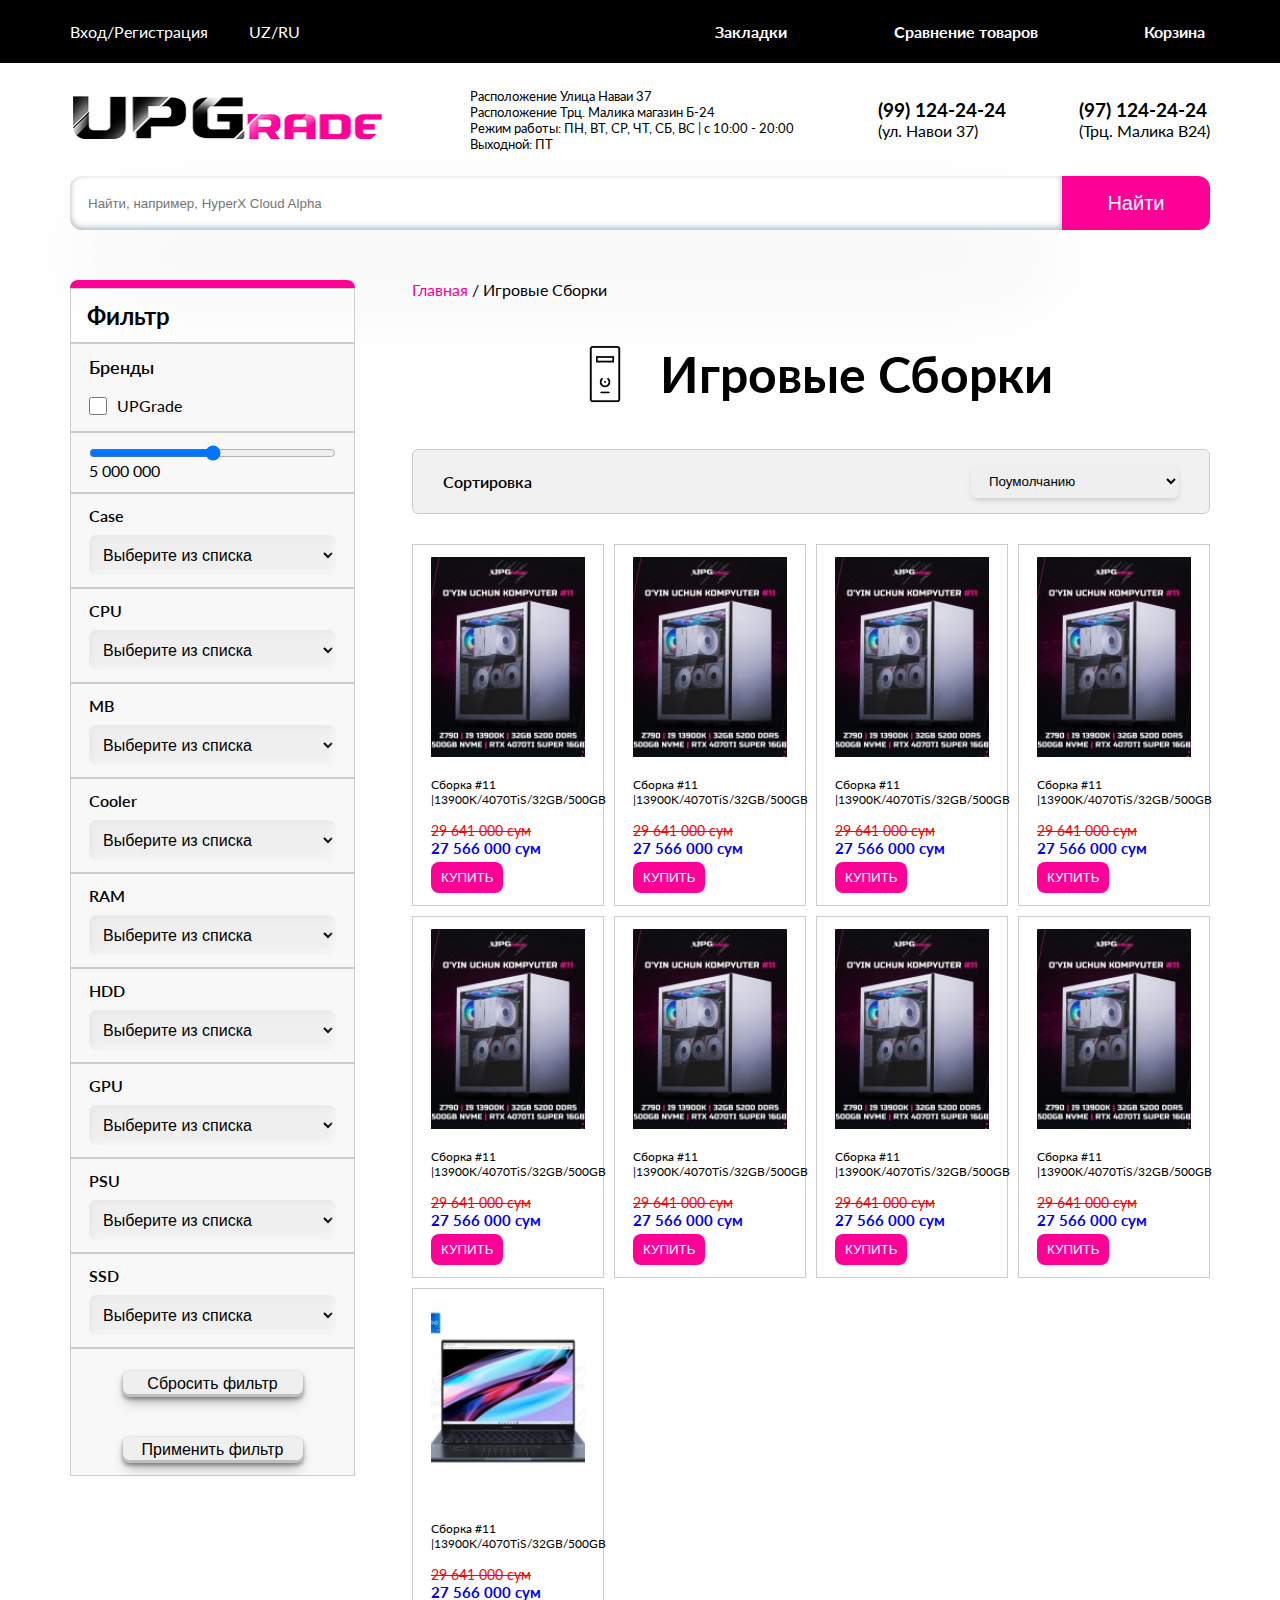
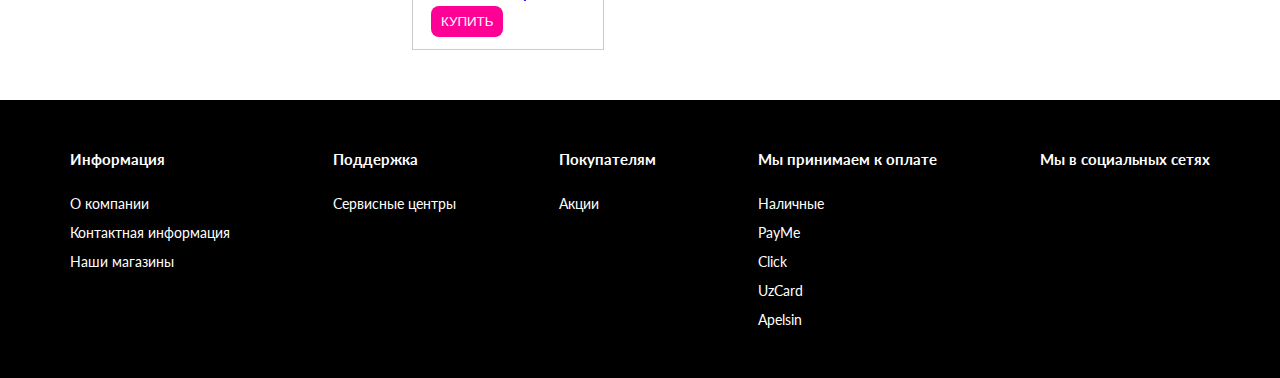
<file: pages/Sborka.html>
<!DOCTYPE html>
<html lang="en">
  <head>
    <meta charset="UTF-8" />
    <meta name="viewport" content="width=device-width, initial-scale=1.0" />
    <title>UPG | Home</title>
    <link
      rel="stylesheet"
      href="https://cdnjs.cloudflare.com/ajax/libs/font-awesome/6.5.1/css/all.min.css"
      integrity="sha512-DTOQO9RWCH3ppGqcWaEA1BIZOC6xxalwEsw9c2QQeAIftl+Vegovlnee1c9QX4TctnWMn13TZye+giMm8e2LwA=="
      crossorigin="anonymous"
      referrerpolicy="no-referrer"
    />
    <link
      rel="shortcut icon"
      href="images/site_tab_img.jpg"
      type="image/jpeg"
    />
    <link rel="stylesheet" href="../style/root.css" />
    <link rel="stylesheet" href="../style/shared.css" />
    <link rel="stylesheet" href="../style/laptop.css" />
    <link rel="stylesheet" href="../style/main.css">
  </head>
  <body>
    <header>
      <!-- /* Site Upper side start */ -->
      <div class="container upper-header">
        <div class="login-reg">
          <a href="#">Вход/Pегистрация</a>
          <a href="#">UZ/RU</a>
        </div>
        <div class="order-side">
          <a href="#">
            <i class="fa-regular fa-heart"></i>
            <h4>Закладки</h4>
            <p class="added">0</p>
          </a>
          <a href="#">
            <i class="fa-solid fa-list"></i>
            <h4>Сравнение товаров</h4>
            <p class="added">0</p>
          </a>
          <a href="#">
            <i class="fa-solid fa-cart-shopping"></i>
            <h4>Корзина</h4>
            <p class="added">0</p>
          </a>
        </div>
      </div>
      <!-- /* Site Upper side end */ -->
    </header>
    <!-- Site Main header start -->
    <div class="container main-header">
      <div class="site-logo">
        <img
          width="315"
          height="70"
          src="../images/site_logo.png"
          alt="This is for site logo"
        />
      </div>
      <div class="location">
        <i class="fa-solid fa-location-dot"></i>
        <a href="#">
          Расположение Улица Наваи 37 <br />
          Расположение Трц. Малика магазин Б-24 <br />
          Режим работы: ПН, ВТ, СР, ЧТ, СБ, ВС | с 10:00 - 20:00 <br />
          Выходной: ПТ
        </a>
      </div>
      <div class="phone-number">
        <i class="fa-solid fa-phone"></i>
        <span class="numbers">
          <span>
            <h3>(99) 124-24-24</h3>
            <p>(ул. Навои 37)</p>
          </span>
          <span>
            <h3>(97) 124-24-24</h3>
            <p>(Трц. Малика B24)</p>
          </span>
        </span>
      </div>
    </div>
    <div class="container">
      <div class="search-side">
        <input type="text" placeholder="Найти, например, HyperX Cloud Alpha" />
        <button class="site-btn">Найти</button>
      </div>
    </div>

    <!-- Site Main header end -->
    <main>
      <div class="container main-container">
        <div class="filtr">
          <h2>Фильтр</h2>
          <span>
            
            <div class="brends">
              <p class="filter-title">Бренды</p>
              <span class="checkbox">
                <input class="checkbox" type="checkbox" id="checkbox1" />
                <label for="checkbox1">UPGrade</label>
              </span>
              
            </div>
            <div class="price">
              
              <input
                type="range"
                id="rangeInput"
                min="5000000"
                max="50000000"
                value="5 000 000"
              />
              <span class="price-in-number">
                <p>5 000 000</p>
                <p id="rangeLabel"></p>
              </span>
            </div>
            <div class=" processer">
              <form>
                <p>Case</p>
                <select>
                  <option value="">Выберите из списка</option>
                  <option value="2E Gaming Infinity">2E Gaming Infinity</option>
                </select>
              </form>
            </div>
            <div class=" storage">
              <form>
                <p>CPU</p>
                <select>
                  <option value="">Выберите из списка</option>
                  <option value="1TB M.2 NVMe PCIe 3.0">
                    Intel Core i3-12100F
                  </option>
                  
                </select>
              </form>
            </div>
            <div class=" ram">
              <form>
                <p>MB</p>
                <select>
                  <option value="Выберите из списка">Выберите из списка</option>
                  <option value="DDR4 16GB 3200 (2x8)">
                    B760M-H
                  </option>
                
                  </option>
                </select>
              </form>
            </div>
            <div class=" video-card">
              <form>
                <p>Cooler</p>
                <select>
                  <option value="">Выберите из списка</option>
                  <option value="RTX 3050 GDDR6 4GB">A100</option>
                </select>
              </form>
            </div>
            <div class=" screen">
              <form>
                <p>RAM</p>
                <select >
                  <option value="">Выберите из списка</option>
                  <option value="DDR5">DDR5</option>
                </select>
              </form>
            </div>
            <div class=" wifi">
              <form >
                <p>HDD</p>
                <select>
                  <option value="">Выберите из списка</option>
                </select>
              </form>
            </div>
            <div class=" rtx-amd">
              <form>
                <p>GPU</p>
                <select>
                  <option value="">Выберите из списка</option>
                  <option value="RTX">RTX 4060 Ti</option>
                </select>
              </form>
            </div>
            <div class=" rtx-amd">
                <form>
                  <p>PSU</p>
                  <select>
                    <option value="">Выберите из списка</option>
                    <option value="RTX">DeepCool PF500</option>
                  </select>
                </form>
              </div>
              <div class=" rtx-amd">
                <form>
                  <p>SSD</p>
                  <select>
                    <option value="">Выберите из списка</option>
                    <option value="RTX">NVMe 500GB</option>
                  </select>
                </form>
              </div>

            <div class="buttons-of-filter">
              <button class="reset">Сбросить фильтр</button>
              <button class="except">Применить фильтр</button>
            </div>
       
          </span>
        </div>
        <div class="main-side">
          <div class="main-side-intro">
            <p><a href="../index.html">Главная</a> / Игровые Сборки</p>
            <span>
              <img width="70" src="../images/Category_images/Sborka.png" alt="">
              <h1>Игровые Сборки</h1>
            </span>
            <div class="sort">
              <label for="">Сортировка</label>
              <select name="" id="">
                <option value="Поумолчанию">Поумолчанию</option>
                <option value="">Наименование (А -> Я)</option>
                <option value="">Наименование (Я -> А)</option>
                <option value="">Цена (по возрастанию)</option>
                <option value="">Цена (по убыванию)</option>
                <option value="">Рейтинг (по убыванию)</option>
                <option value="">Рейтинг (по возрастанию)</option>
              </select>

            </div>
          </div>
          <div class="laptops">
            <div class="diskount-items">
              
              <a class="discount-item" href="#">
                <img src="../images/Product_images/sborka.jpg" alt="armchair" />
                <p>Сборка #11 |13900K/4070TiS/32GB/500GB</p>
                <span>
                  <i class="fa-solid fa-star"></i>
                  <i class="fa-solid fa-star"></i>
                  <i class="fa-solid fa-star"></i>
                  <i class="fa-solid fa-star"></i>
                  <i class="fa-solid fa-star"></i>
                </span>
                <s>29 641 000 сум</s>
                <h2>27 566 000 сум</h2>
                <div class="services">
                  <button class="main-btn">КУПИТЬ</button>
                  <i class="fa-solid fa-list"></i>
                </div>
              </a>
              <a class="discount-item" href="#">
                <img src="../images/Product_images/sborka.jpg" alt="armchair" />
                <p>Сборка #11 |13900K/4070TiS/32GB/500GB</p>
                <span>
                  <i class="fa-solid fa-star"></i>
                  <i class="fa-solid fa-star"></i>
                  <i class="fa-solid fa-star"></i>
                  <i class="fa-solid fa-star"></i>
                  <i class="fa-solid fa-star"></i>
                </span>
                <s>29 641 000 сум</s>
                <h2>27 566 000 сум</h2>
                <div class="services">
                  <button class="main-btn">КУПИТЬ</button>
                  <i class="fa-solid fa-list"></i>
                </div>
              </a>
              <a class="discount-item" href="#">
                <img src="../images/Product_images/sborka.jpg" alt="armchair" />
                <p>Сборка #11 |13900K/4070TiS/32GB/500GB</p>
                <span>
                  <i class="fa-solid fa-star"></i>
                  <i class="fa-solid fa-star"></i>
                  <i class="fa-solid fa-star"></i>
                  <i class="fa-solid fa-star"></i>
                  <i class="fa-solid fa-star"></i>
                </span>
                <s>29 641 000 сум</s>
                <h2>27 566 000 сум</h2>
                <div class="services">
                  <button class="main-btn">КУПИТЬ</button>
                  <i class="fa-solid fa-list"></i>
                </div>
              </a>
              <a class="discount-item" href="#">
                <img src="../images/Product_images/sborka.jpg" alt="armchair" />
                <p>Сборка #11 |13900K/4070TiS/32GB/500GB</p>
                <span>
                  <i class="fa-solid fa-star"></i>
                  <i class="fa-solid fa-star"></i>
                  <i class="fa-solid fa-star"></i>
                  <i class="fa-solid fa-star"></i>
                  <i class="fa-solid fa-star"></i>
                </span>
                <s>29 641 000 сум</s>
                <h2>27 566 000 сум</h2>
                <div class="services">
                  <button class="main-btn">КУПИТЬ</button>
                  <i class="fa-solid fa-list"></i>
                </div>
              </a>
              <a class="discount-item" href="#">
                <img src="../images/Product_images/sborka.jpg" alt="armchair" />
                <p>Сборка #11 |13900K/4070TiS/32GB/500GB</p>
                <span>
                  <i class="fa-solid fa-star"></i>
                  <i class="fa-solid fa-star"></i>
                  <i class="fa-solid fa-star"></i>
                  <i class="fa-solid fa-star"></i>
                  <i class="fa-solid fa-star"></i>
                </span>
                <s>29 641 000 сум</s>
                <h2>27 566 000 сум</h2>
                <div class="services">
                  <button class="main-btn">КУПИТЬ</button>
                  <i class="fa-solid fa-list"></i>
                </div>
              </a>
              <a class="discount-item" href="#">
                <img src="../images/Product_images/sborka.jpg" alt="armchair" />
                <p>Сборка #11 |13900K/4070TiS/32GB/500GB</p>
                <span>
                  <i class="fa-solid fa-star"></i>
                  <i class="fa-solid fa-star"></i>
                  <i class="fa-solid fa-star"></i>
                  <i class="fa-solid fa-star"></i>
                  <i class="fa-solid fa-star"></i>
                </span>
                <s>29 641 000 сум</s>
                <h2>27 566 000 сум</h2>
                <div class="services">
                  <button class="main-btn">КУПИТЬ</button>
                  <i class="fa-solid fa-list"></i>
                </div>
              </a>
              <a class="discount-item" href="#">
                <img src="../images/Product_images/sborka.jpg" alt="armchair" />
                <p>Сборка #11 |13900K/4070TiS/32GB/500GB</p>
                <span>
                  <i class="fa-solid fa-star"></i>
                  <i class="fa-solid fa-star"></i>
                  <i class="fa-solid fa-star"></i>
                  <i class="fa-solid fa-star"></i>
                  <i class="fa-solid fa-star"></i>
                </span>
                <s>29 641 000 сум</s>
                <h2>27 566 000 сум</h2>
                <div class="services">
                  <button class="main-btn">КУПИТЬ</button>
                  <i class="fa-solid fa-list"></i>
                </div>
              </a>
              <a class="discount-item" href="#">
                <img src="../images/Product_images/sborka.jpg" alt="armchair" />
                <p>Сборка #11 |13900K/4070TiS/32GB/500GB</p>
                <span>
                  <i class="fa-solid fa-star"></i>
                  <i class="fa-solid fa-star"></i>
                  <i class="fa-solid fa-star"></i>
                  <i class="fa-solid fa-star"></i>
                  <i class="fa-solid fa-star"></i>
                </span>
                <s>29 641 000 сум</s>
                <h2>27 566 000 сум</h2>
                <div class="services">
                  <button class="main-btn">КУПИТЬ</button>
                  <i class="fa-solid fa-list"></i>
                </div>
              </a>
              <a class="discount-item" href="#">
                <img src="../images/Product_images/Laptop.jpg" alt="armchair" />
                <p>Сборка #11 |13900K/4070TiS/32GB/500GB</p>
                <span>
                  <i class="fa-solid fa-star"></i>
                  <i class="fa-solid fa-star"></i>
                  <i class="fa-solid fa-star"></i>
                  <i class="fa-solid fa-star"></i>
                  <i class="fa-solid fa-star"></i>
                </span>
                <s>29 641 000 сум</s>
                <h2>27 566 000 сум</h2>
                <div class="services">
                  <button class="main-btn">КУПИТЬ</button>
                  <i class="fa-solid fa-list"></i>
                </div>
              </a>
            </div>
          </div>
        </div>
      </div>
    </main>
    <footer>
      <div class="container main-footer">
        <div class="footer-side-item">
          <h2>Информация</h2>
          <ul>
            <li>
              <a href="#">О компании</a>
            </li>
            <li>
              <a href="#">Контактная информация</a>
            </li>
            <li>
              <a href="#">Наши магазины</a>
            </li>
          </ul>
        </div>
        <div class="footer-side-item">
          <h2>Поддержка</h2>
          <a href="#">Сервисные центры</a>
        </div>
        <div class="footer-side-item">
          <h2>Покупателям</h2>
          <a href="#">Акции</a>
        </div>
        <div class="footer-side-item">
          <h2>Мы принимаем к оплате</h2>
          <ul>
            <li>
              <a href="#">Наличные</a>
            </li>
            <li>
              <a href="#">PayMe</a>
            </li>
            <li>
              <a href="#">Click</a>
            </li>
            <li>
              <a href="#">UzCard</a>
            </li>
            <li>
              <a href="#">Apelsin</a>
            </li>
          </ul>
        </div>
        <div class="footer-side-item">
          <h2>Мы в социальных сетях</h2>
          <a href=""><i class="fa-brands fa-instagram"></i></a>
          <a href=""><i class="fa-brands fa-telegram"></i></a>
          <a href=""><i class="fa-brands fa-youtube"></i></a>
        </div>
      </div>
    </footer>
    <script src="../app.js"></script>
  </body>
</html>
</file>
<file: style/root.css>
:root {
  --site-font-: white;
  --site-bg-: white;
  --site-hd-bg-: black;
  --site-main-color-: black;
  --site-color-: #ff0096;
  --katalog-border-: #cccccc;
  --new-section-: #50c4ed;
  --sort-border-: #f1f1f1;
}
</file>
<file: style/shared.css>
@import url("https://fonts.googleapis.com/css2?family=Lato:ital,wght@0,100;0,300;0,400;0,700;0,900;1,100;1,300;1,400;1,700;1,900&display=swap");

*,
*::after,
*::before {
  margin: 0;
  padding: 0;
  box-sizing: border-box;
}
html {
  font-size: 10px;
}
body {
  height: 100vh;
  background-color: var(--site-bg-);
  font-size: 1.6rem;
  font-family: "Lato", sans-serif;
  display: flex;
  flex-direction: column;
}
header {
  background-color: var(--site-hd-bg-);
  color: var(--site-font-);
  height: 7vh;
  display: flex;
  justify-content: space-between;
  align-items: center;
  flex-grow: 0;
  flex-shrink: 0;
}
/* Site Upper side start */
.upper-header {
  display: flex;
  justify-content: space-between;
  align-items: center;
}
.container {
  width: 114rem;
  margin-right: auto;
  margin-left: auto;
  padding-left: auto;
  padding-right: auto;
}
.login-reg {
  display: flex;
  justify-content: space-between;
  align-items: center;
  width: 23rem;
}
.login-reg a {
  color: var(--site-font-);
  text-decoration: none;
}
.order-side {
  display: flex;
  justify-content: space-between;
  align-items: center;
  width: 50rem;
}
.order-side a {
  display: flex;
  justify-content: center;
  align-items: center;
  cursor: pointer;
  color: var(--site-font-);
  text-decoration: none;
}
.order-side a h4 {
  margin: 0 0.5rem;
}
.added {
  display: none;
  border-radius: 50%;
  text-align: center;
  font-weight: 800;
  width: 2rem;
  height: 2rem;
}
/* Site Upper side end */
/* Site Main header start */

.main-header {
  display: flex;
  justify-content: space-between;
  align-items: center;
  padding: 2rem 0;
}
.location {
  display: flex;
  justify-content: center;
}
.location i {
  font-size: 5.5rem;
  margin-right: 1rem;
}
.location a {
  color: var(--site-main-color-);
  text-decoration: none;
  font-size: 1.3rem;
}
.phone-number {
  width: 30%;
  display: flex;
  align-items: start;
}
.phone-number i {
  margin-top: 0.5rem;
  font-size: 4rem;
  margin-right: 1rem;
}
.numbers {
  width: 100%;
  display: flex;
  justify-content: space-between;
}
/* search side start */
.search-side {
  width: 100%;
  display: flex;
  align-items: center;
}
.search-side input {
  height: 6vh;
  width: 100%;
  border-radius: 1.2rem 0 0 1.2rem;
  border: none;
  padding: 0 1.8rem;

  box-shadow: rgba(50, 50, 93, 0.25) 0px 50px 100px -20px,
    rgba(0, 0, 0, 0.3) 0px 30px 60px -30px,
    rgba(10, 37, 64, 0.35) 0px -2px 6px 0px inset;
}
.search-side button {
  height: 6vh;
  width: 15%;
  border: none;
  background-color: var(--site-color-);
  color: var(--site-font-);
  border-radius: 0 1.2rem 1.2rem 0;
  font-size: 2rem;
  font-weight: 500;
}
.search-side input:focus {
  outline: 0.1rem solid var(--site-color-);
}
/* search side end */
/* footer side start */
footer {
  width: 100%;
  background-color: var(--site-hd-bg-);
  color: var(--site-font-);
  flex-grow: 0;
  flex-shrink: 0;
}
.main-footer {
  display: flex;
  justify-content: space-between;
  align-items: flex-start;
  padding: 5rem 0;
}
.footer-side-item h2 {
  font-size: 1.5rem;
  margin-bottom: 2.5rem;
}
.footer-side-item ul li {
  list-style: none;
  margin-top: 1rem;
}
.footer-side-item ul li a,
.footer-side-item a {
  font-size: 1.4rem;
  text-decoration: none;
  color: var(--site-font-);
}
.footer-side-item a:not(:last-child) {
  margin-right: 2rem;
}
.footer-side-item a i {
  font-size: 2.5rem;
}
.fa-instagram:hover {
  color: #c13584;
}
.fa-telegram:hover {
  color: #0088cc;
}
.fa-youtube:hover {
  color: #ff0000;
}
.footer-side-item ul li a:hover,
.footer-side-item a:hover {
  color: var(--site-color-);
}
/* footer side end */
main {
  flex-grow: 1;
}
</file>
<file: style/main.css>
main {
  margin: 5rem 0;
}
.katalog {
  width: 25%;
  display: flex;
  flex-direction: column;
  border-radius: 8px;
}
.katalog {
  border-top: 8px solid var(--site-color-);
}
.katalog h2,
.katalog a {
  border: 1px solid var(--katalog-border-);
  padding: 1.2rem 1.6rem;
}
.katalog a {
  color: var(--site-main-color-);
  text-decoration: none;
  display: flex;
  justify-content: space-between;
  align-items: center;
}
.katalog a:hover {
  color: var(--site-color-);
}
.main-container-of-main {
  display: flex;
  justify-content: space-between;
}
.main-side {
  width: 70%;
  display: flex;
  flex-direction: column;
}
.discount-side {
  width: 100%;
  display: flex;
  justify-content: space-between;
  align-items: center;
  margin-bottom: 2.2rem;
}
.title-of-discount {
  display: flex;
  align-items: center;
  justify-content: space-between;
  width: 50%;
}
.title-of-discount i {
  font-size: 4rem;
  color: var(--site-color-);
}
.title-of-discount a {
  color: var(--site-main-color-);
  text-decoration: none;
}
.title-of-discount a:hover {
  color: var(--site-color-);
}
.paged-discount {
  display: flex;
  align-items: center;
  justify-content: space-between;
  width: 8%;
}
.paged-discount a i {
  font-size: 3rem;
  color: var(--site-color-);
  transition: 0.3s ease-in-out;
}
.paged-discount a i:hover {
  color: #85004e;
}
.diskount-items {
  display: grid;
  grid-template-columns: repeat(auto-fit, minmax(180px, 1fr));
  grid-template-rows: auto;
  gap: 1rem;
}
.discount-item {
  text-decoration: none;
  padding: 12px 18px;
  border: 1px solid var(--katalog-border-);
  height: auto;
  display: flex;
  flex-direction: column;
}
.discount-item img {
  height: 200px;
  width: 100%;
  object-fit: cover;
  margin-bottom: 20px;
}
.discount-item p {
  font-size: 1.2rem;
  color: var(--site-main-color-);
}
.discount-item span {
  margin-bottom: 15px;
}
.discount-item span i {
  color: var(--katalog-border-);
}
.discount-item s {
  color: red;
  font-size: 1.4rem;
}
.discount-item h2 {
  font-size: 1.5rem;
  margin-bottom: auto;
}
.services {
  display: flex;
  justify-content: space-between;
  align-items: center;
}
.main-btn {
  padding: 0.8rem 1rem;
  border-radius: 8px;
  border: none;
  background-color: var(--site-color-);
  color: var(--site-font-);
  margin-top: 0.5rem;
  transition: 0.3s ease;
}
.main-btn:hover {
  border: 2px solid var(--site-color-);
  background: var(--site-bg-);
  color: var(--site-color-);
}
.title-of-brend {
  display: flex;
  justify-content: space-between;
  align-items: center;
  margin-top: 5rem;
  margin-bottom: 2rem;
  padding-bottom: 3rem;
  border-bottom: 0.2rem solid var(--katalog-border-);
}
.brend {
  display: flex;
  align-content: space-around;
}
.title-of-brend a {
  text-decoration: none;
  color: var(--site-main-color-);
}
.title-of-brend a:hover {
  color: var(--site-color-);
}
.brends a img {
  filter: grayscale(100%);
  transition: all 0.3s;
  transform: scale(1);
}
.brends a img:hover {
  filter: grayscale(0%);
  transform: scale(1.1);
}
/* New section start */
.new-side {
  width: 100%;
  display: flex;
  justify-content: space-between;
  align-items: center;
  margin-bottom: 2.2rem;
  margin-top: 4.3rem;
}
.title-of-new {
  display: flex;
  align-items: center;
  justify-content: space-between;
  width: 50%;
}
.title-of-new i {
  font-size: 4rem;
  color: var(--new-section-);
}
.title-of-new a {
  color: var(--site-main-color-);
  text-decoration: none;
}
/* New section end */
/* Best section start */
.best-side {
  width: 100%;
  display: flex;
  justify-content: space-between;
  align-items: center;
  margin-bottom: 2.2rem;
  margin-top: 4.3rem;
}
.title-of-best {
  display: flex;
  align-items: center;
  justify-content: space-between;
  width: 60%;
}
.title-of-best i {
  font-size: 4rem;
  color: var(--new-section-);
}
.title-of-best a {
  color: var(--site-main-color-);
  text-decoration: none;
}
/* Best section end */
</file>
<file: style/item.css>
.name-of-item {
  font-size: 3rem;
  color: black;
}
.item {
  width: 100%;
  display: flex;
  justify-content: space-between;
  align-items: flex-start;
  margin-top: 5rem;
  margin-bottom: 8rem;
}
.item-image {
  display: flex;
  width: 40rem;
  height: 40rem;
  background-image: url(../images/Product_images/asuslaptop.jpg);
  background-position: center;
  background-repeat: no-repeat;
  background-size: cover;
  padding: 5rem 6rem;
  border: 0.2rem solid #f1f1f1;
  border-radius: 0.8rem 0 0 0.8rem;
}
.title-of-item {
  width: 50%;
  display: flex;
  flex-direction: column;
}
.info-for-item {
  display: flex;
  flex-direction: column;
  border: 0.1rem solid #cccccc;
  border-radius: 0 0.8rem 0 0;
  padding: 1.6rem 2.2rem;
}
.info-for-item h1 {
  color: #ff0096;
  margin: 1rem 0;
}
.info-for-item p {
  margin: 0.5rem 0;
  font-weight: 600;
  font-size: 1.6rem;
}
.info-for-item a {
  text-decoration: none;
  color: #ff0096;
  margin: 1rem 0;
}
.info-for-item a:hover {
  color: #80004a;
}
.add-item-for {
  display: flex;
  align-items: center;
  margin-bottom: 2rem;
}
.add-item {
  display: flex;
  align-items: center;
  justify-content: center;
  margin-right: 3rem;
}
.add-item p {
  font-size: 2rem;
  font-weight: 500;
  padding: 0.8rem 1.2rem;
  border: 0.1rem solid #cccccc;
}
.add-item button {
  height: 4.2rem;
  border: none;
  background-color: #cccccc;
  cursor: pointer;
  padding: 0.8rem 1rem;
}
.btn1 {
  border-radius: 1.2rem 0 0 1.2rem;
}
.btn2 {
  border-radius: 0 1.2rem 1.2rem 0;
}
.add-item button i {
  font-size: 1.5rem;
  transition: 90ms ease-in;
  color: #ffffff;
}
.add-item button:hover {
  background-color: #ff0096;
}
.info-for-product {
  display: flex;
  flex-direction: column;
  border-radius: 0 0 0.8rem 0;
  border: 0.1rem solid #cccccc;
  padding: 1.6rem 2.2rem;
}
.info-for-product p {
  font-size: 1.6rem;
}
.favourite {
  width: 5rem;
  height: 5rem;
  border: none;
  background: inherit;
}
.favourite i {
  font-size: 3rem;
  font-weight: 500;
  color: #ff0096;
  margin-right: 5rem;
}
.comparison {
  width: 5rem;
  height: 5rem;
  border: none;
  background-color: inherit;
}
.comparison i {
  font-size: 3rem;
  color: #ff0096;
}
.comparison i:hover,
.favourite i:hover {
  color: #80004a;
}
.buy-btns {
  display: flex;
  justify-content: space-between;
  align-items: center;
}
.buy-btns button {
  width: 20rem;
  padding: 1.4rem 1.8rem;
  border: 0.2rem solid #ffffff;
  border-radius: 1.2rem;
  background-color: #ff0096;
  color: #ffffff;
  font-weight: 600;
  letter-spacing: 0.1rem;
  display: flex;
  align-items: center;
  justify-content: space-evenly;
  transition: 100ms ease-in;
}
.buy-btns button i {
  font-size: 2rem;
}
.buy-btns button:hover {
  border: 0.2rem solid #ff0096;
  background-color: #ffffff;
  color: #80004a;
}
.hidden {
  display: none;
}
.main-infos button {
  padding: 1.2rem 1.6rem;
  font-size: 1.6rem;
  font-weight: 500;
  background-color: inherit;
  border: none;
}
.active-btn {
  padding: 1.2rem 1.6rem;
  font-size: 1.8rem !important;
  font-weight: 600 !important;
  background-color: inherit;
  border: none;
  border-top: 0.1rem solid #cccccc !important;
  border-right: 0.1rem solid #cccccc !important;
  border-left: 0.1rem solid #cccccc !important;
  border-radius: 1.2rem 1.2rem 0 0;
}
.buttons-of-main-infos {
  display: flex;
  align-items: center;
  border-bottom: 0.2rem solid #cccccc;
}
.characteristics {
  display: flex;
  flex-direction: column;
  justify-content: center;
}

.characteristics span {
  display: flex;
  align-items: center;
  padding: 0 2rem;
  border: 0.1rem solid #dcdcdccd;
  padding: 2rem;
  background-color: #f1f1f173;
}
.characteristics span b {
  width: 30%;
}
.characteristics span:last-child {
  border-radius: 0 0 0.8rem 0.8rem;
}
</file>
<file: style/laptop.css>
main {
  margin: 5rem 0;
}
.filtr {
  width: 25%;
  display: flex;
  flex-direction: column;
  border-radius: 8px;
}
.filtr {
  border-top: 8px solid var(--site-color-);
}
.filtr h2 {
  border: 1px solid var(--katalog-border-);
  padding: 1.2rem 1.6rem;
}
.brends span label {
  user-select: none;
}
.filter-title {
  font-size: 1.8rem;
  font-weight: 600;
  padding-bottom: 1.4rem;
}
.filtr span div {
  border: 0.1rem solid var(--katalog-border-);
  padding: 1.2rem 1.8rem;
  background: #f3f3f39c;
}
.brends {
  display: flex;
  flex-direction: column;
  align-content: space-around;
}
.brends span {
  padding: 0.4rem 0;
}
.checkbox {
  display: flex;
  align-items: center;
}
.checkbox input {
  width: 1.8rem;
  height: 1.8rem;
  margin-right: 1rem;
}
.price {
  display: flex;
  flex-direction: column;
}
.price-in-number {
  display: flex;
  justify-content: space-between;
}
.processer {
  display: flex;
  flex-direction: column;
}
.processer form p {
  font-weight: 600;
  padding-bottom: 1rem;
}
.processer form select {
  width: 100%;
  height: 4rem;
  border-radius: 0.8rem;
  font-size: 1.6rem;
  outline: none;
  border: none;
  box-shadow: rgb(232, 232, 232) 3px 3px 6px 0px inset,
    rgba(255, 255, 255, 0.5) -3px -3px 6px 1px inset;
  padding: 0.6rem 1rem;
}
.storage {
  display: flex;
  flex-direction: column;
}
.storage form p {
  font-weight: 600;
  padding-bottom: 1rem;
}
.storage form select {
  width: 100%;
  height: 4rem;
  border-radius: 0.8rem;
  font-size: 1.6rem;
  outline: none;
  border: none;
  box-shadow: rgb(232, 232, 232) 3px 3px 6px 0px inset,
    rgba(255, 255, 255, 0.5) -3px -3px 6px 1px inset;
  padding: 0.6rem 1rem;
}
.ram {
  display: flex;
  flex-direction: column;
}
.ram form p {
  font-weight: 600;
  padding-bottom: 1rem;
}
.ram form select {
  width: 100%;
  height: 4rem;
  border-radius: 0.8rem;
  font-size: 1.6rem;
  outline: none;
  border: none;
  box-shadow: rgb(232, 232, 232) 3px 3px 6px 0px inset,
    rgba(255, 255, 255, 0.5) -3px -3px 6px 1px inset;
  padding: 0.6rem 1rem;
}
.video-card {
  display: flex;
  flex-direction: column;
}
.video-card form p {
  font-weight: 600;
  padding-bottom: 1rem;
}
.video-card form select {
  width: 100%;
  height: 4rem;
  border-radius: 0.8rem;
  font-size: 1.6rem;
  outline: none;
  border: none;
  box-shadow: rgb(232, 232, 232) 3px 3px 6px 0px inset,
    rgba(255, 255, 255, 0.5) -3px -3px 6px 1px inset;
  padding: 0.6rem 1rem;
}
.screen {
  display: flex;
  flex-direction: column;
}
.screen form p {
  font-weight: 600;
  padding-bottom: 1rem;
}
.screen form select {
  width: 100%;
  height: 4rem;
  border-radius: 0.8rem;
  font-size: 1.6rem;
  outline: none;
  border: none;
  box-shadow: rgb(232, 232, 232) 3px 3px 6px 0px inset,
    rgba(255, 255, 255, 0.5) -3px -3px 6px 1px inset;
  padding: 0.6rem 1rem;
}
.wifi {
  display: flex;
  flex-direction: column;
}
.wifi form p {
  font-weight: 600;
  padding-bottom: 1rem;
}
.wifi form select {
  width: 100%;
  height: 4rem;
  border-radius: 0.8rem;
  font-size: 1.6rem;
  outline: none;
  border: none;
  box-shadow: rgb(232, 232, 232) 3px 3px 6px 0px inset,
    rgba(255, 255, 255, 0.5) -3px -3px 6px 1px inset;
  padding: 0.6rem 1rem;
}
.rtx-amd {
  display: flex;
  flex-direction: column;
}
.rtx-amd form p {
  font-weight: 600;
  padding-bottom: 1rem;
}
.rtx-amd form select {
  width: 100%;
  height: 4rem;
  border-radius: 0.8rem;
  font-size: 1.6rem;
  outline: none;
  border: none;
  box-shadow: rgb(232, 232, 232) 3px 3px 6px 0px inset,
    rgba(255, 255, 255, 0.5) -3px -3px 6px 1px inset;
  padding: 0.6rem 1rem;
}
.buttons-of-filter {
  display: flex;
  align-items: center;
  flex-direction: column;
}
.buttons-of-filter button {
  padding: 0.4rem 1.2rem;
  border: none;
  width: 18rem;
  font-size: 1.6rem;
  font-weight: 500;
  border-radius: 0.6rem;
  transition: 80ms ease-in;
  box-shadow: rgba(0, 0, 0, 0.4) 0px 2px 4px,
    rgba(0, 0, 0, 0.3) 0px 7px 13px -3px, rgba(0, 0, 0, 0.2) 0px -3px 0px inset;
}
.buttons-of-filter button:not(:last-child) {
  margin-bottom: 4rem;
  margin-top: 1rem;
}
.buttons-of-filter button:hover {
  background: var(--site-color-);
}
/* main side start */
.main-container {
  display: flex;
  justify-content: space-between;
}
.main-side {
  width: 70%;
}
.main-side-intro p a {
  color: var(--site-color-);
  text-decoration: none;
}
.main-side-intro span {
  display: flex;
  justify-content: center;
  align-items: center;
  width: 100%;
  padding: 4rem;
}
.main-side-intro span h1 {
  padding-left: 2rem;
  font-size: 5rem;
}
.sort {
  width: 100%;
  display: flex;
  align-items: center;
  justify-content: space-between;
  background-color: var(--sort-border-);
  padding: 1.5rem 3rem;
  margin-bottom: 3rem;
  border: 0.1rem solid var(--katalog-border-);
  border-radius: 0.6rem;
}
.sort label {
  font-size: 1.6rem;
  font-weight: 600;
}
.sort select {
  outline: none;
  border: none;
  padding: 0.8rem 1.4rem;
  border-radius: 0.6rem;
  box-shadow: rgba(0, 0, 0, 0.1) 0px 4px 6px -1px,
    rgba(0, 0, 0, 0.06) 0px 2px 4px -1px;
}

/* main side end */
</file>
